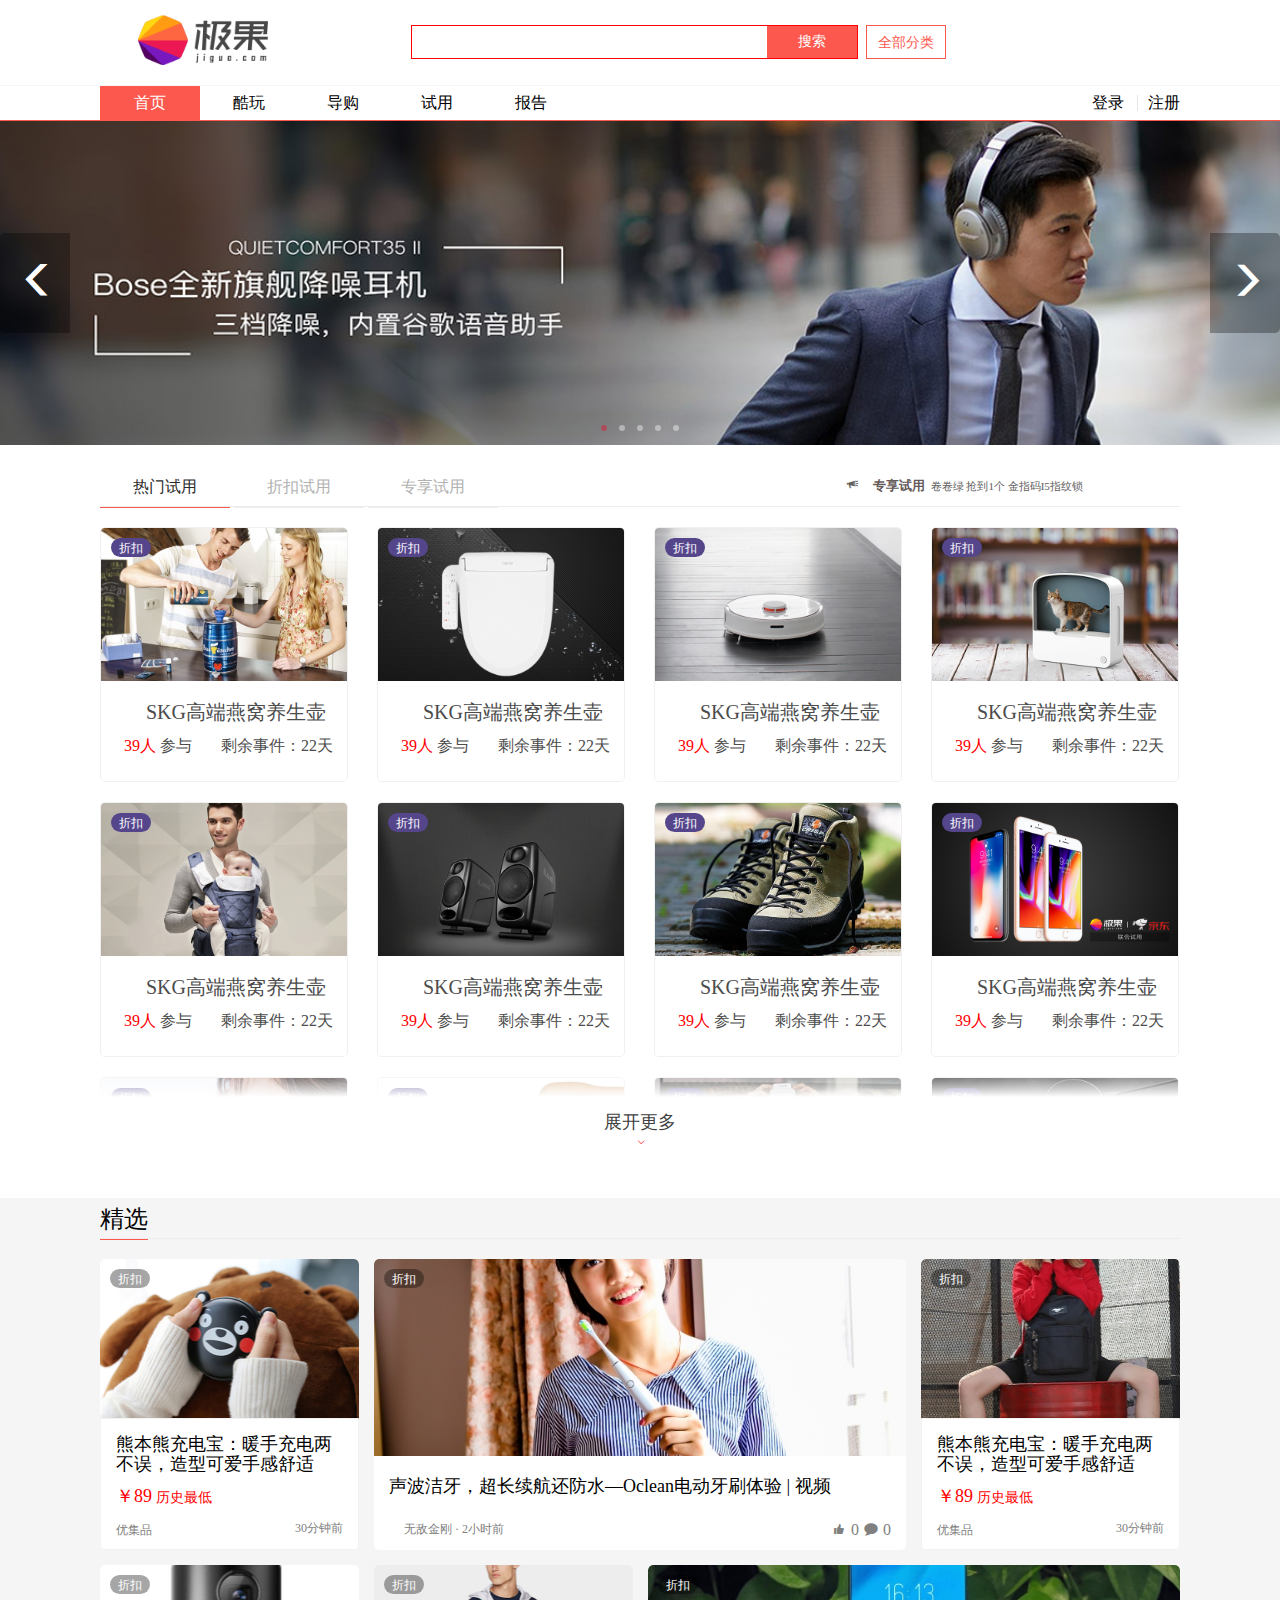
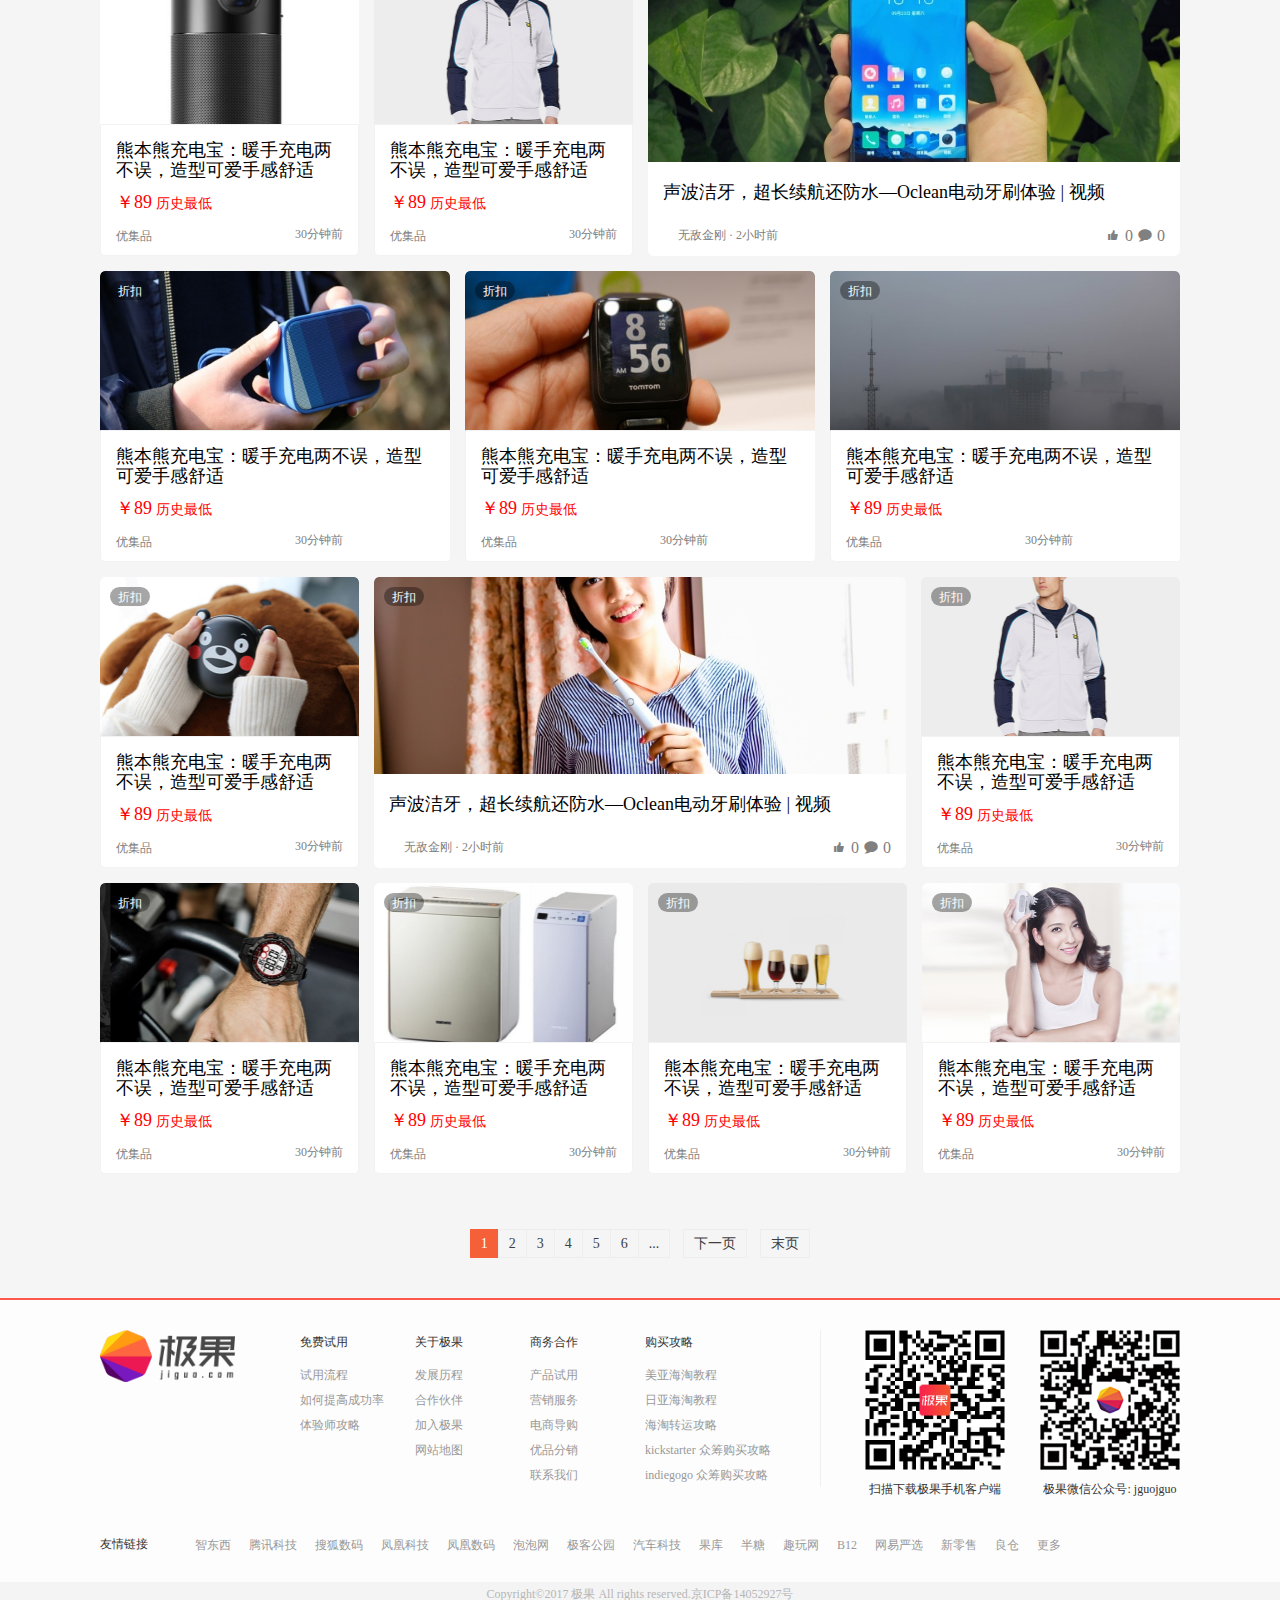
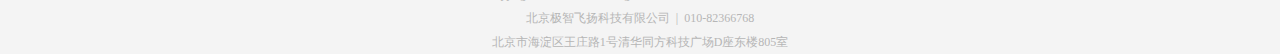
<file: 极果网项目/index.html>
<!DOCTYPE html>
<html>
	<head>
		<meta charset="UTF-8">
		<meta name="viewport" content="width=device-width,initial-scale=1">
		<title>极果网</title>
		<link rel="stylesheet" type="text/css" href="fonts/iconfont.css" />
		<link rel="stylesheet" type="text/css" href="css/mycss.css"/>
		<script src="js/jquery-1.10.2.min.js"></script>
		<script src="js/myjs.js"></script>
	</head>
	<body>
		<!--头部-->
		<header id="myheader">
			<div class="head-warp">
				<div class="logo">
					<a href="">
						<img src="jgimgs/header-logo@2x.png" class="h50" />
					</a>
				</div>
				<div class="warp-search">
					<div class="warp-search-warp">
						<form class="search-lef-sub">
							<input type="text" />
							<div class="search-lef-btn">
								<button type="submit"/>搜索</button>
							</div>
						</form>
						<div  class="warp-search-rig">
							<a href="">全部分类</a>
						</div>
					</div>
				</div>
			</div>
		</header>
		<!--导航栏-->
		<nav id="mynav">
			<div id="navwarp">
				<div class="nav-lf lf">
					<ul>
						<li class="head"><a href="">首页</a></li>
						<li><a href="">酷玩</a></li>
						<li><a href="">导购</a></li>
						<li><a href="">试用</a></li>
						<li><a href="">报告</a></li>
					</ul>
				</div>
				<div class="nav-rig rt">
					<ul>
						<li><a id="mylogin" data-toggle="modal" data-target="#mymodal" href="javascript:void(0)">登录</a></li>
						<span class="span1"></span>
						<li><a href="register.html">注册</a></li>
					</ul>
				</div>
				
			</div>
		</nav>
		<!--吸顶导航栏-->
		<nav id="XDmynav">
			<div id="XDnavwarp">
				<div class="logo lf">
					<h1>
						<a href=""><img src="jgimgs/header-logo@2x.png"/></a>
					</h1>
				</div>
				<div class="menu rt">
					<div class="menu-box">
						<div class="menu-warp lf">
							<ul>
								<li class="home"><a href="">首页</a></li>
								<li><a href="">试用</a></li>
								<li><a href="">新品</a></li>
								<li><a href="">折扣</a></li>
								<li><a href="">清单</a></li>
								<li><a href="">体验</a></li>
								<li class="tiyanshi"><a href="">体验师</a></li>
								<li class="APP">
									<a href="#" id="app-a">APP下载</a>
									<div class="app-download">
										<div class="block">
											<div class="tc">
												<img src="jgimgs/footer-erweima-1.png" alt="极果客户端二维码下载" />
												<div class="tc-info">扫描下载极果客户端</div>
											</div>
										</div>
									</div>
								</li>
								<li><a href="">行业资讯</a></li>
							</ul>
						</div>
						<div class="menu-user rt">
							<div class="serch">
								<span></span>
							</div>
							<div class="logininfo">
								<a class="login" id="mylogin2" href="javascript:void(0)">登录</a>
								<span class="span1">|</span>
								<a class="register" href="">注册</a>
							</div>
						</div>
					</div>
				</div>
			</div>
		</nav>
		<!--轮播图-->
		<div id="mybanner">
			<div class="banner">
				<div class="bd">
					<ul class="img-ul">
						<li  class="listitem">
							<div class="">
								<a href="">
									<img src="jgimgs/original.jpg" id="fis-tp"/>
								</a>
							</div>
						</li>
						<li>
							<div class="">
								<a href="">
									<img src="jgimgs/original1.jpg"/>
								</a>	
							</div>
						</li>
						<li>
							<div class="">
								<a href="">
									<img src="jgimgs/original2.jpg"/>
								</a>	
							</div>
						</li>
						<li>
							<div class="">
								<a href="">
									<img src="jgimgs/original3.jpg"/>
								</a>	
							</div>
						</li>
						<li>
							<div class="">
								<a href="">
									<img src="jgimgs/original4.jpg"/>
								</a>	
							</div>
						</li>
					</ul>
				</div>
				<div class="bt-icon">
					<ul class="b-page-con">
						<li class="on"></li>
						<li></li>
						<li></li>
						<li></li>
						<li></li>
					</ul>
				</div>
				<div class="lr-icon">
					<div class="pos-rel">
						<a id="bn-prve" href="javascript:void(0)" class="prve "><i class="iconfont icon-xiangyou1"></i></a>
					</div>
					<div class="pos-rel">
						<a id="bn-next" href="javascript:void(0)" class="next "><i class="iconfont icon-xiangzuo-copy"></i></a>
					</div>
				</div>
			</div>
		</div>
		<!--热门相关-->
		<div id="hot-relevant">
			<div class="hot-rel-warp">
				<div class="hot-top">
					<a href="" class="ft-16 on">热门试用</a>
					<i class="vertical-line"></i>
					<a href="" class="ft-16">折扣试用</a>
					<i class="vertical-line"></i>
					<a href="" class="ft-16">专享试用</a>
					<div class="rt hot-rg-top">
						<!--上下滚动广告栏-->
						<div id="Ad-column">
							<div class="rg-warp">
								<ul id="notice">
									<li><a href=""><i class="iconfont icon-icon"></i><b>专享试用</b>&nbsp;&nbsp;卷卷绿&nbsp;抢到1个&nbsp;金指码I5指纹锁</a></li>
									<li><a href=""><i class="iconfont icon-icon"></i><b>专享试用</b>&nbsp;&nbsp;龙村后生&nbsp;抢到1支&nbsp;素士X3白金升级版声波电动牙刷</a></li>
									<li><a href=""><i class="iconfont icon-icon"></i><b>专享试用</b>&nbsp;&nbsp;小蜗牛&nbsp;抢到1双&nbsp;CRISPI登山徒步鞋</a></li>
									<li><a href=""><i class="iconfont icon-icon"></i><b>专享试用</b>&nbsp;&nbsp;Floyd 抢到1个Comfort&nbsp;Revolution凝胶记忆棉枕</a></li>
								</ul>
							</div>
						</div>
					</div>
				</div>
				<!--商品信息-->
				<div class="hot-event">
					<div class="hot-event-scroll">
						<ul id="hot-event-box">
							<li>
								<a href="">
									<div class="scroll-cell">
										<div class="pos-rel img-info">
											<span class="tag">折扣</span>
											<img src="jgimgs/rm1.jpg" alt="" />
										</div>
										<div class="desc-box pos-rel">
											<div class="desc-box-bot">
												<h4>SKG高端燕窝养生壶</h4>
												<div class="e-number">
													<div class="e-number-info">
														<p class="e-apply-num lf">
															<span class="red">39人</span>
															参与
														</p>
														<p class="e-days rt">剩余事件：22天</p>
													</div>
												</div>
												<div class="e-item-hide" style="display:none;">
													<div class="e-item-hide-cell">
														<span class="gray ">
															App专享（余5台/共10台）
														</span>
														<span class="rt">
															￥209.65
														</span>
													</div>
													<div class="e-item-hide-cell">
														<span class="gray">
															免费试用（5台）
														</span>
														<span class="rt">
															34人申请
														</span>
													</div>
													<div class="e-item-hide-cell">
														<span class="gray">
															3.5折试用（未开始）
														</span>
														<span class="rt">
															￥209.65
														</span>
													</div>
													<div class="e-item-hide-cell">
														<span class="gray">
															购买
														</span>
														<span class="rt">
															￥599
														</span>
													</div>
												</div>
											</div>
										</div>
									</div>
								</a>
							</li>
							<li>
								<a href="">
									<div class="scroll-cell">
										<div class="pos-rel img-info">
											<span class="tag">折扣</span>
											<img src="jgimgs/rm2.jpg" alt="" />
										</div>
										<div class="desc-box pos-rel">
											<div class="desc-box-bot">
												<h4>SKG高端燕窝养生壶</h4>
												<div class="e-number">
													<div class="e-number-info">
														<p class="e-apply-num lf">
															<span class="red">39人</span>
															参与
														</p>
														<p class="e-days rt">剩余事件：22天</p>
													</div>
												</div>
												<div class="e-item-hide" style="display:none;">
													<div class="e-item-hide-cell">
														<span class="gray ">
															App专享（余5台/共10台）
														</span>
														<span class="rt">
															￥209.65
														</span>
													</div>
													<div class="e-item-hide-cell">
														<span class="gray">
															免费试用（5台）
														</span>
														<span class="rt">
															34人申请
														</span>
													</div>
													<div class="e-item-hide-cell">
														<span class="gray">
															3.5折试用（未开始）
														</span>
														<span class="rt">
															￥209.65
														</span>
													</div>
													<div class="e-item-hide-cell">
														<span class="gray">
															购买
														</span>
														<span class="rt">
															￥599
														</span>
													</div>
												</div>
											</div>
										</div>
									</div>
								</a>
							</li>
							<li>
								<a href="">
									<div class="scroll-cell">
										<div class="pos-rel img-info">
											<span class="tag">折扣</span>
											<img src="jgimgs/rm3.jpg" alt="" />
										</div>
										<div class="desc-box pos-rel">
											<div class="desc-box-bot">
												<h4>SKG高端燕窝养生壶</h4>
												<div class="e-number">
													<div class="e-number-info">
														<p class="e-apply-num lf">
															<span class="red">39人</span>
															参与
														</p>
														<p class="e-days rt">剩余事件：22天</p>
													</div>
												</div>
												<div class="e-item-hide" style="display:none;">
													<div class="e-item-hide-cell">
														<span class="gray ">
															App专享（余5台/共10台）
														</span>
														<span class="rt">
															￥209.65
														</span>
													</div>
													<div class="e-item-hide-cell">
														<span class="gray">
															免费试用（5台）
														</span>
														<span class="rt">
															34人申请
														</span>
													</div>
													<div class="e-item-hide-cell">
														<span class="gray">
															3.5折试用（未开始）
														</span>
														<span class="rt">
															￥209.65
														</span>
													</div>
													<div class="e-item-hide-cell">
														<span class="gray">
															购买
														</span>
														<span class="rt">
															￥599
														</span>
													</div>
												</div>
											</div>
										</div>
									</div>
								</a>
							</li>
							<li style="margin-right: 0;">
								<a href="">
									<div class="scroll-cell">
										<div class="pos-rel img-info">
											<span class="tag">折扣</span>
											<img src="jgimgs/rm4.jpg" alt="" />
										</div>
										<div class="desc-box pos-rel">
											<div class="desc-box-bot">
												<h4>SKG高端燕窝养生壶</h4>
												<div class="e-number">
													<div class="e-number-info">
														<p class="e-apply-num lf">
															<span class="red">39人</span>
															参与
														</p>
														<p class="e-days rt">剩余事件：22天</p>
													</div>
												</div>
												<div class="e-item-hide" style="display:none;">
													<div class="e-item-hide-cell">
														<span class="gray ">
															App专享（余5台/共10台）
														</span>
														<span class="rt">
															￥209.65
														</span>
													</div>
													<div class="e-item-hide-cell">
														<span class="gray">
															免费试用（5台）
														</span>
														<span class="rt">
															34人申请
														</span>
													</div>
													<div class="e-item-hide-cell">
														<span class="gray">
															3.5折试用（未开始）
														</span>
														<span class="rt">
															￥209.65
														</span>
													</div>
													<div class="e-item-hide-cell">
														<span class="gray">
															购买
														</span>
														<span class="rt">
															￥599
														</span>
													</div>
												</div>
											</div>
										</div>
									</div>
								</a>
							</li>
							<li>
								<a href="">
									<div class="scroll-cell">
										<div class="pos-rel img-info">
											<span class="tag">折扣</span>
											<img src="jgimgs/rm5.jpg" alt="" />
										</div>
										<div class="desc-box pos-rel">
											<div class="desc-box-bot">
												<h4>SKG高端燕窝养生壶</h4>
												<div class="e-number">
													<div class="e-number-info">
														<p class="e-apply-num lf">
															<span class="red">39人</span>
															参与
														</p>
														<p class="e-days rt">剩余事件：22天</p>
													</div>
												</div>
												<div class="e-item-hide" style="display:none;">
													<div class="e-item-hide-cell">
														<span class="gray ">
															App专享（余5台/共10台）
														</span>
														<span class="rt">
															￥209.65
														</span>
													</div>
													<div class="e-item-hide-cell">
														<span class="gray">
															免费试用（5台）
														</span>
														<span class="rt">
															34人申请
														</span>
													</div>
													<div class="e-item-hide-cell">
														<span class="gray">
															3.5折试用（未开始）
														</span>
														<span class="rt">
															￥209.65
														</span>
													</div>
													<div class="e-item-hide-cell">
														<span class="gray">
															购买
														</span>
														<span class="rt">
															￥599
														</span>
													</div>
												</div>
											</div>
										</div>
									</div>
								</a>
							</li>
							<li>
								<a href="">
									<div class="scroll-cell">
										<div class="pos-rel img-info">
											<span class="tag">折扣</span>
											<img src="jgimgs/rm6.jpg" alt="" />
										</div>
										<div class="desc-box pos-rel">
											<div class="desc-box-bot">
												<h4>SKG高端燕窝养生壶</h4>
												<div class="e-number">
													<div class="e-number-info">
														<p class="e-apply-num lf">
															<span class="red">39人</span>
															参与
														</p>
														<p class="e-days rt">剩余事件：22天</p>
													</div>
												</div>
												<div class="e-item-hide" style="display:none;">
													<div class="e-item-hide-cell">
														<span class="gray ">
															App专享（余5台/共10台）
														</span>
														<span class="rt">
															￥209.65
														</span>
													</div>
													<div class="e-item-hide-cell">
														<span class="gray">
															免费试用（5台）
														</span>
														<span class="rt">
															34人申请
														</span>
													</div>
													<div class="e-item-hide-cell">
														<span class="gray">
															3.5折试用（未开始）
														</span>
														<span class="rt">
															￥209.65
														</span>
													</div>
													<div class="e-item-hide-cell">
														<span class="gray">
															购买
														</span>
														<span class="rt">
															￥599
														</span>
													</div>
												</div>
											</div>
										</div>
									</div>
								</a>
							</li>
							<li>
								<a href="">
									<div class="scroll-cell">
										<div class="pos-rel img-info">
											<span class="tag">折扣</span>
											<img src="jgimgs/rm7.jpg" alt="" />
										</div>
										<div class="desc-box pos-rel">
											<div class="desc-box-bot">
												<h4>SKG高端燕窝养生壶</h4>
												<div class="e-number">
													<div class="e-number-info">
														<p class="e-apply-num lf">
															<span class="red">39人</span>
															参与
														</p>
														<p class="e-days rt">剩余事件：22天</p>
													</div>
												</div>
												<div class="e-item-hide" style="display:none;">
													<div class="e-item-hide-cell">
														<span class="gray ">
															App专享（余5台/共10台）
														</span>
														<span class="rt">
															￥209.65
														</span>
													</div>
													<div class="e-item-hide-cell">
														<span class="gray">
															免费试用（5台）
														</span>
														<span class="rt">
															34人申请
														</span>
													</div>
													<div class="e-item-hide-cell">
														<span class="gray">
															3.5折试用（未开始）
														</span>
														<span class="rt">
															￥209.65
														</span>
													</div>
													<div class="e-item-hide-cell">
														<span class="gray">
															购买
														</span>
														<span class="rt">
															￥599
														</span>
													</div>
												</div>
											</div>
										</div>
									</div>
								</a>
							</li>
							<li style="margin-right: 0;">
								<a href="">
									<div class="scroll-cell">
										<div class="pos-rel img-info">
											<span class="tag">折扣</span>
											<img src="jgimgs/rm8.jpg" alt="" />
										</div>
										<div class="desc-box pos-rel">
											<div class="desc-box-bot">
												<h4>SKG高端燕窝养生壶</h4>
												<div class="e-number">
													<div class="e-number-info">
														<p class="e-apply-num lf">
															<span class="red">39人</span>
															参与
														</p>
														<p class="e-days rt">剩余事件：22天</p>
													</div>
												</div>
												<div class="e-item-hide" style="display:none;">
													<div class="e-item-hide-cell">
														<span class="gray ">
															App专享（余5台/共10台）
														</span>
														<span class="rt">
															￥209.65
														</span>
													</div>
													<div class="e-item-hide-cell">
														<span class="gray">
															免费试用（5台）
														</span>
														<span class="rt">
															34人申请
														</span>
													</div>
													<div class="e-item-hide-cell">
														<span class="gray">
															3.5折试用（未开始）
														</span>
														<span class="rt">
															￥209.65
														</span>
													</div>
													<div class="e-item-hide-cell">
														<span class="gray">
															购买
														</span>
														<span class="rt">
															￥599
														</span>
													</div>
												</div>
											</div>
										</div>
									</div>
								</a>
							</li>
							<li>
								<a href="">
									<div class="scroll-cell">
										<div class="pos-rel img-info">
											<span class="tag">折扣</span>
											<img src="jgimgs/rm9.jpg" alt="" />
										</div>
										<div class="desc-box pos-rel">
											<div class="desc-box-bot">
												<h4>SKG高端燕窝养生壶</h4>
												<div class="e-number">
													<div class="e-number-info">
														<p class="e-apply-num lf">
															<span class="red">39人</span>
															参与
														</p>
														<p class="e-days rt">剩余事件：22天</p>
													</div>
												</div>
												<div class="e-item-hide" style="display:none;">
													<div class="e-item-hide-cell">
														<span class="gray ">
															App专享（余5台/共10台）
														</span>
														<span class="rt">
															￥209.65
														</span>
													</div>
													<div class="e-item-hide-cell">
														<span class="gray">
															免费试用（5台）
														</span>
														<span class="rt">
															34人申请
														</span>
													</div>
													<div class="e-item-hide-cell">
														<span class="gray">
															3.5折试用（未开始）
														</span>
														<span class="rt">
															￥209.65
														</span>
													</div>
													<div class="e-item-hide-cell">
														<span class="gray">
															购买
														</span>
														<span class="rt">
															￥599
														</span>
													</div>
												</div>
											</div>
										</div>
									</div>
								</a>
							</li>
							<li>
								<a href="">
									<div class="scroll-cell">
										<div class="pos-rel img-info">
											<span class="tag">折扣</span>
											<img src="jgimgs/rm10.jpg" alt="" />
										</div>
										<div class="desc-box pos-rel">
											<div class="desc-box-bot">
												<h4>SKG高端燕窝养生壶</h4>
												<div class="e-number">
													<div class="e-number-info">
														<p class="e-apply-num lf">
															<span class="red">39人</span>
															参与
														</p>
														<p class="e-days rt">剩余事件：22天</p>
													</div>
												</div>
												<div class="e-item-hide" style="display:none;">
													<div class="e-item-hide-cell">
														<span class="gray ">
															App专享（余5台/共10台）
														</span>
														<span class="rt">
															￥209.65
														</span>
													</div>
													<div class="e-item-hide-cell">
														<span class="gray">
															免费试用（5台）
														</span>
														<span class="rt">
															34人申请
														</span>
													</div>
													<div class="e-item-hide-cell">
														<span class="gray">
															3.5折试用（未开始）
														</span>
														<span class="rt">
															￥209.65
														</span>
													</div>
													<div class="e-item-hide-cell">
														<span class="gray">
															购买
														</span>
														<span class="rt">
															￥599
														</span>
													</div>
												</div>
											</div>
										</div>
									</div>
								</a>
							</li>
							<li>
								<a href="">
									<div class="scroll-cell">
										<div class="pos-rel img-info">
											<span class="tag">折扣</span>
											<img src="jgimgs/rm11.jpg" alt="" />
										</div>
										<div class="desc-box pos-rel">
											<div class="desc-box-bot">
												<h4>SKG高端燕窝养生壶</h4>
												<div class="e-number">
													<div class="e-number-info">
														<p class="e-apply-num lf">
															<span class="red">39人</span>
															参与
														</p>
														<p class="e-days rt">剩余事件：22天</p>
													</div>
												</div>
												<div class="e-item-hide" style="display:none;">
													<div class="e-item-hide-cell">
														<span class="gray ">
															App专享（余5台/共10台）
														</span>
														<span class="rt">
															￥209.65
														</span>
													</div>
													<div class="e-item-hide-cell">
														<span class="gray">
															免费试用（5台）
														</span>
														<span class="rt">
															34人申请
														</span>
													</div>
													<div class="e-item-hide-cell">
														<span class="gray">
															3.5折试用（未开始）
														</span>
														<span class="rt">
															￥209.65
														</span>
													</div>
													<div class="e-item-hide-cell">
														<span class="gray">
															购买
														</span>
														<span class="rt">
															￥599
														</span>
													</div>
												</div>
											</div>
										</div>
									</div>
								</a>
							</li>
							<li style="margin-right: 0;">
								<a href="">
									<div class="scroll-cell">
										<div class="pos-rel img-info">
											<span class="tag">折扣</span>
											<img src="jgimgs/rm12.jpg" alt="" />
										</div>
										<div class="desc-box pos-rel">
											<div class="desc-box-bot">
												<h4>SKG高端燕窝养生壶</h4>
												<div class="e-number">
													<div class="e-number-info">
														<p class="e-apply-num lf">
															<span class="red">39人</span>
															参与
														</p>
														<p class="e-days rt">剩余事件：22天</p>
													</div>
												</div>
												<div class="e-item-hide" style="display:none;">
													<div class="e-item-hide-cell">
														<span class="gray ">
															App专享（余5台/共10台）
														</span>
														<span class="rt">
															￥209.65
														</span>
													</div>
													<div class="e-item-hide-cell">
														<span class="gray">
															免费试用（5台）
														</span>
														<span class="rt">
															34人申请
														</span>
													</div>
													<div class="e-item-hide-cell">
														<span class="gray">
															3.5折试用（未开始）
														</span>
														<span class="rt">
															￥209.65
														</span>
													</div>
													<div class="e-item-hide-cell">
														<span class="gray">
															购买
														</span>
														<span class="rt">
															￥599
														</span>
													</div>
												</div>
											</div>
										</div>
									</div>
								</a>
							</li>
						</ul>
						<div class="load-hot-warp" id="myclick">
							<div class="load-boxshandow"></div>
							<div href="" id="myclick">
								<span>展开更多</span>
								<i class="iconfont icon-xialajiantou"></i>
							</div>
						</div>
					</div>
				</div>
				<div class="discount-event"></div>
				<div class="vip-event"></div>
			</div>
		</div>
		<!--精选-->
		<div id="Selected">
			<div class="Selected-warp">
				<div class="Selected-warp-top">
					<h3 class="lf">精选</h3>
				</div>
				<div class="Selected-event-warp">
					<div class="Sl-ev-wp-content">
						<ul class="respond">
							<!--折扣-->
							<li>
								<a href="">
									<div class="choice-img-box">
										<img src="jgimgs/6401.jpg"/>
									</div>
									<div class="desc-box">
										<div class="ft-18 goods-info">熊本熊充电宝：暖手充电两不误，造型可爱手感舒适</div>
										<div class="favourable">
											<span class="red ft-18">￥89</span>
											<span class="red ft-14">历史最低</span>
										</div>
										<div class="d-number">
											<span class="gray ft-12">优集品</span>
											<span class="gray ft-12 rt">30分钟前</span>
										</div>
									</div>
									<span class="tag">折扣</span>
								</a>
							</li>
							<!--体验-->							
							<li class="medium">
								<a href="">
									<div class="choice-img-box">
										<img src="jgimgs/6402.jpg"/>
									</div>
									<div class="desc-box pos-abs">
									<div class="desc-box-inner">
										<div class="d-title ft-18">声波洁牙，超长续航还防水—Oclean电动牙刷体验 | 视频</div>
										<div class="a-user-info">
											<span class="gray ft-12 lf username">无敌金刚 · 2小时前</span>
											<div class="query-num rt">
												<span class="gray"><i class="iconfont icon-dianzan1"></i> 0</span>
												<span class="gray"><i class="iconfont icon-xiaoxi01"></i> 0</span>
											</div>
										</div>
									</div>
								</div>
								<span class="tag">折扣</span>
							</a>
							</li>
							<!--折扣121-->
							<li class="mr0">
							<a href="">
								<div class="choice-img-box">
									<img src="jgimgs/6403.jpg"/>
								</div>
								<div class="desc-box">
									<div class="ft-18 goods-info">熊本熊充电宝：暖手充电两不误，造型可爱手感舒适</div>
									<div class="favourable">
										<span class="red ft-18">￥89</span>
										<span class="red ft-14">历史最低</span>
									</div>
									<div class="d-number">
										<span class="gray ft-12">优集品</span>
										<span class="gray ft-12 rt">30分钟前</span>
									</div>
								</div>
								<span class="tag">折扣</span>
							</a>
							</li>
							<!--折扣-->
							<li>
							<a href="">
								<div class="choice-img-box">
									<img src="jgimgs/6404.jpg"/>
								</div>
								<div class="desc-box">
									<div class="ft-18 goods-info">熊本熊充电宝：暖手充电两不误，造型可爱手感舒适</div>
									<div class="favourable">
										<span class="red ft-18">￥89</span>
										<span class="red ft-14">历史最低</span>
									</div>
									<div class="d-number">
										<span class="gray ft-12">优集品</span>
										<span class="gray ft-12 rt">30分钟前</span>
									</div>
								</div>
								<span class="tag">折扣</span>
							</a>
							</li>
							<!--折扣-->
							<li>
							<a href="">
								<div class="choice-img-box">
									<img src="jgimgs/6405.jpg"/>
								</div>
								<div class="desc-box">
									<div class="ft-18 goods-info">熊本熊充电宝：暖手充电两不误，造型可爱手感舒适</div>
									<div class="favourable">
										<span class="red ft-18">￥89</span>
										<span class="red ft-14">历史最低</span>
									</div>
									<div class="d-number">
										<span class="gray ft-12">优集品</span>
										<span class="gray ft-12 rt">30分钟前</span>
									</div>
								</div>
								<span class="tag">折扣</span>
							</a>
							</li>
							<!--体验-->							
							<li class="medium mr0">
										<a href="">
											<div class="choice-img-box">
												<img src="jgimgs/6406.jpg"/>
											</div>
											<div class="desc-box pos-abs">
												<div class="desc-box-inner">
													<div class="d-title ft-18">声波洁牙，超长续航还防水—Oclean电动牙刷体验 | 视频</div>
													<div class="a-user-info">
														<span class="gray ft-12 lf username">无敌金刚 · 2小时前</span>
														<div class="query-num rt">
															<span class="gray"><i class="iconfont icon-dianzan1"></i> 0</span>
															<span class="gray"><i class="iconfont icon-xiaoxi01"></i> 0</span>
														</div>
													</div>
												</div>
											</div>
											<span class="tag">折扣</span>
										</a>
							</li>
							<!--折扣-->
							<li class="minw350">
							<a href="">
								<div class="choice-img-box">
									<img src="jgimgs/6407.jpg"/>
								</div>
								<div class="desc-box">
									<div class="ft-18 goods-info">熊本熊充电宝：暖手充电两不误，造型可爱手感舒适</div>
									<div class="favourable">
										<span class="red ft-18">￥89</span>
										<span class="red ft-14">历史最低</span>
									</div>
									<div class="d-number">
										<span class="gray ft-12">优集品</span>
										<span class="gray ft-12 rt">30分钟前</span>
									</div>
								</div>
								<span class="tag">折扣</span>
							</a>
							</li>
							<!--折扣-->
							<li class="minw350">
							<a href="">
								<div class="choice-img-box">
									<img src="jgimgs/6408.jpg"/>
								</div>
								<div class="desc-box">
									<div class="ft-18 goods-info">熊本熊充电宝：暖手充电两不误，造型可爱手感舒适</div>
									<div class="favourable">
										<span class="red ft-18">￥89</span>
										<span class="red ft-14">历史最低</span>
									</div>
									<div class="d-number">
										<span class="gray ft-12">优集品</span>
										<span class="gray ft-12 rt">30分钟前</span>
									</div>
								</div>
								<span class="tag">折扣</span>
							</a>
							</li>
							<!--折扣-->
							<li class="mr0 minw350">
							<a href="">
								<div class="choice-img-box">
									<img src="jgimgs/6409.jpg"/>
								</div>
								<div class="desc-box">
									<div class="ft-18 goods-info">熊本熊充电宝：暖手充电两不误，造型可爱手感舒适</div>
									<div class="favourable">
										<span class="red ft-18">￥89</span>
										<span class="red ft-14">历史最低</span>
									</div>
									<div class="d-number">
										<span class="gray ft-12">优集品</span>
										<span class="gray ft-12 rt">30分钟前</span>
									</div>
								</div>
								<span class="tag">折扣</span>
							</a>
							</li>
							<!--折扣-->
							<li>
							<a href="">
								<div class="choice-img-box">
									<img src="jgimgs/6401.jpg"/>
								</div>
								<div class="desc-box">
									<div class="ft-18 goods-info">熊本熊充电宝：暖手充电两不误，造型可爱手感舒适</div>
									<div class="favourable">
										<span class="red ft-18">￥89</span>
										<span class="red ft-14">历史最低</span>
									</div>
									<div class="d-number">
										<span class="gray ft-12">优集品</span>
										<span class="gray ft-12 rt">30分钟前</span>
									</div>
								</div>
								<span class="tag">折扣</span>
							</a>
							</li>
							<!--体验-->							
							<li class="medium">
							<a href="">
								<div class="choice-img-box">
									<img src="jgimgs/6402.jpg"/>
							
								</div>
									<div class="desc-box pos-abs">
										<div class="desc-box-inner">
											<div class="d-title ft-18">声波洁牙，超长续航还防水—Oclean电动牙刷体验 | 视频</div>
											<div class="a-user-info">
												<span class="gray ft-12 lf username">无敌金刚 · 2小时前</span>
												<div class="query-num rt">
													<span class="gray"><i class="iconfont icon-dianzan1"></i> 0</span>
													<span class="gray"><i class="iconfont icon-xiaoxi01"></i> 0</span>
												</div>
											</div>
										</div>
									</div>
									<span class="tag">折扣</span>
								</a>
							</li>	
							<!--折扣-->
							<li class="mr0">
								<a href="">
									<div class="choice-img-box">
										<img src="jgimgs/6405.jpg"/>
									</div>
									<div class="desc-box">
										<div class="ft-18 goods-info">熊本熊充电宝：暖手充电两不误，造型可爱手感舒适</div>
										<div class="favourable">
											<span class="red ft-18">￥89</span>
											<span class="red ft-14">历史最低</span>
										</div>
										<div class="d-number">
											<span class="gray ft-12">优集品</span>
											<span class="gray ft-12 rt">30分钟前</span>
										</div>
									</div>
									<span class="tag">折扣</span>
								</a>
							</li>
							<!--折扣-->
							<li>
								<a href="">
									<div class="choice-img-box">
										<img src="jgimgs/6411.jpg"/>
									</div>
									<div class="desc-box">
										<div class="ft-18 goods-info">熊本熊充电宝：暖手充电两不误，造型可爱手感舒适</div>
										<div class="favourable">
											<span class="red ft-18">￥89</span>
											<span class="red ft-14">历史最低</span>
										</div>
										<div class="d-number">
											<span class="gray ft-12">优集品</span>
											<span class="gray ft-12 rt">30分钟前</span>
										</div>
									</div>
									<span class="tag">折扣</span>
								</a>
							</li>
							<!--折扣-->
							<li>
								<a href="">
									<div class="choice-img-box">
										<img src="jgimgs/6412.jpg"/>
									</div>
									<div class="desc-box">
										<div class="ft-18 goods-info">熊本熊充电宝：暖手充电两不误，造型可爱手感舒适</div>
										<div class="favourable">
											<span class="red ft-18">￥89</span>
											<span class="red ft-14">历史最低</span>
										</div>
										<div class="d-number">
											<span class="gray ft-12">优集品</span>
											<span class="gray ft-12 rt">30分钟前</span>
										</div>
									</div>
									<span class="tag">折扣</span>
								</a>
							</li>
							<!--折扣-->
							<li>
								<a href="">
									<div class="choice-img-box">
										<img src="jgimgs/6413.jpg"/>
									</div>
									<div class="desc-box">
										<div class="ft-18 goods-info">熊本熊充电宝：暖手充电两不误，造型可爱手感舒适</div>
										<div class="favourable">
											<span class="red ft-18">￥89</span>
											<span class="red ft-14">历史最低</span>
										</div>
										<div class="d-number">
											<span class="gray ft-12">优集品</span>
											<span class="gray ft-12 rt">30分钟前</span>
										</div>
									</div>
									<span class="tag">折扣</span>
								</a>
							</li>
							<!--折扣-->
							<li class="mr0 wd258">
								<a href="">
									<div class="choice-img-box">
										<img src="jgimgs/6414.jpg"/>
									</div>
									<div class="desc-box">
										<div class="ft-18 goods-info">熊本熊充电宝：暖手充电两不误，造型可爱手感舒适</div>
										<div class="favourable">
											<span class="red ft-18">￥89</span>
											<span class="red ft-14">历史最低</span>
										</div>
										<div class="d-number">
											<span class="gray ft-12">优集品</span>
											<span class="gray ft-12 rt">30分钟前</span>
										</div>
									</div>
									<span class="tag">折扣</span>
								</a>
							</li>
						</ul>
					</div>
					<!--精选底部-->
					<div class="page-box">
						<ul>
							<li class="frist hidden">
								<a href="">首页</a>
							</li>
							<li class="prev hidden">
								<a href="">上一页</a>
							</li>
							<li class="page active">
								<a href="">1</a>
							</li>
							<li class="page">
								<a href="">2</a>
							</li>
							<li class="page">
								<a href="">3</a>
							</li>
							<li class="page">
								<a href="">4</a>
							</li>
							<li class="page">
								<a href="">5</a>
							</li>
							<li class="page">
								<a href="">6</a>
							</li>
							<li class="morepage">
								<a href="">...</a>
							</li>
							<li class="next"><a href="">下一页</a></li>
							<li class="last"><a href="">末页</a></li>
						</ul>
					</div>
				</div>
			</div>
		</div>
		<!--右边侧边条-->
		<div id="ri-warp">
			<a href="">
				<div class="query-spend-box">
					<i class="call-i iconfont icon-dianhua"></i>
					<div class="call-info">
						<p class="ft-16 call-number">400-000-0000</p>
						<p class="ft-12 call-time">周一到周五 10:00-19:00</p>
					</div>
				</div>
			</a>
			<a href="">
				<div class="query-spend-box">
					<i class="wx-i iconfont icon-weixin"></i>
					<div class="wx-info query-content">
						<div class="wx-erweima"><img src="jgimgs/footer-erweima-2@2x.png" alt="" /></div>
						<p class="ft-12 wx-txt">极果平平微信：jiguopp</p>
					</div>
				</div>
			</a>
			<a href="">
				<div class="query-spend-box">
					<i class="fk-i iconfont icon-yijianfankui"></i>
				</div>
			</a>
			<a href="#">
				<div class="query-spend-box query-top" >
					<i class="jt-i iconfont icon-zhidingjiantou" id="query-top"></i>
				</div>
			</a>
		</div>	
		<!--底部开始-->
		<footer>
			<div class="overhid main">
				<div class="company-desc">
					<div class="logo lf">
						<a href=""><img src="jgimgs/header-logo@2x.png"/></a>
					</div>
					<div class="list-item lf">
						<div class="dl-map clear">
		                    <dl>
		                        <dt>免费试用</dt>
		                        <dd><a href="">试用流程</a></dd>
		                        <dd><a href="">如何提高成功率</a></dd>
		                        <dd><a href="">体验师攻略</a></dd>
		                    </dl>
		                    <dl>
		                        <dt>关于极果</dt>
		                        <dd><a href="" target="">发展历程</a></dd>
		                        <dd><a href="" target="">合作伙伴</a></dd>
		                        <dd><a href="" target="">加入极果</a></dd>
		                        <dd><a href="" target="">网站地图</a></dd>
		                    </dl>
		                    <dl>
		                        <dt>商务合作</dt>
		                        <dd><a href="" target="">产品试用</a></dd>
		                        <dd><a href="" target="">营销服务</a></dd>
		                        <dd><a href="" target="">电商导购</a></dd>
		                        <dd><a href="" target="">优品分销</a></dd>
		                        <dd><a href="" target="">联系我们</a></dd>
		                    </dl>
		                    <dl>
		                        <dt>购买攻略</dt>
		
		                        <dd><a href="" target="">美亚海淘教程</a></dd>
		                        <dd><a href="" target="">日亚海淘教程</a></dd>
		                        <dd><a href="" target="">海淘转运攻略</a></dd>
		                        <dd><a href="" target="">kickstarter 众筹购买攻略</a></dd>
		                        <dd><a href="" target="">indiegogo 众筹购买攻略</a></dd>
		                    </dl>
		                </div>
					</div>
					<div class="footer-erweima rt">
						<div class="footer-erweima-1">
							<img src="jgimgs/footer-erweima-1.png"/>
							<span>扫描下载极果手机客户端</span>
						</div>
						<div class="footer-erweima-2">
							<img src="jgimgs/footer-erweima-2@2x.png"/>
							<span>极果微信公众号: jguojguo</span>
						</div>
					</div>
				</div>
			</div>
			<div class="friendly-link main">
				<div class="lf friend-link-title">友情链接</div>
				<div class="rt friend-link-box">
					<dl class="t4">
		                <a href="http://www.zhidx.com" target="_blank">智东西</a>
		<!--                <a href="http://it.sohu.com" target="_blank">搜狐IT</a>-->
		                <a href="http://tech.qq.com/" target="_blank">腾讯科技</a>
		                <a href="http://digi.it.sohu.com" target="_blank">搜狐数码</a>
		                <a href="http://tech.ifeng.com" target="_blank">凤凰科技</a>
		                <a href="http://digi.ifeng.com" target="_blank">凤凰数码</a>
		                <a href="http://www.pcpop.com" target="_blank">泡泡网</a>
		                <a href="http://www.geekpark.net/" target="_blank">极客公园</a>
		                <a href="http://www.autotech.cn/" target="_blank">汽车科技</a>
		                <a href="http://www.guoku.com/" target="_blank">果库</a>
		<!--                <a href="http://www.imobile.com.cn/" target="_blank">手机之家</a>-->
		                <a href="http://www.ibantang.com/" target="_blank">半糖</a>
		                <a href="http://www.quwan.com/" target="_blank">趣玩网</a>
		                <a href="http://www.b12.cn" target="_blank">B12</a>
		                <a href="http://you.163.com/?from=web_in_yl" target="_blank">网易严选</a>
		                <a href="http://www.iyiou.com/i/lingshou" target="_blank">新零售</a>
		                <a href="http://www.iliangcang.com/" target="_blank">良仓</a>
		                <a href="/html/hzhb.html#yqlj" target="_blank">更多</a>
		            </dl>
				</div>
			</div>
			<div class="footer-botoom">
				<p>Copyright©2017&nbsp;极果&nbsp;All&nbsp;rights&nbsp;reserved.京ICP备14052927号</p>
				<p>北京极智飞扬科技有限公司&nbsp;&nbsp;|&nbsp;&nbsp;010-82366768</p>
				<p>北京市海淀区王庄路1号清华同方科技广场D座东楼805室</p>
			</div>
		</footer>
		<!--登录弹出窗-->
		<div class="layer-shade layer"></div>
		<div class="login-layer layer">
			<div class="close-icon iconfont icon-guanbi"></div>
			<div class="dialog-warp">
				<div class="dialog-inner">
					<div class="lf dialog-input">
						<div class="dialog-title">极果账号登录</div>
						<div class="dialog-input-body">
		                    <div class="dialog-input-arrow">
		                        <label class="icon-input">
		                        	<i class="iconfont icon-sjh-copy"></i>
		                        	<input class="tel" data-login-username="" type="text" placeholder="手机号">
		                        </label>
		                    </div>
		                    <div class="dialog-input-arrow">
		                        <label class="icon-input">
		                        	<i class="iconfont icon-suo"></i>
		                        	<input class="pass" data-login-password="" type="password" placeholder="密码">
		                        </label>
		                    </div>
		                    <div class="dialog-login-query mt-20">
		                        <label><i class="icon icon-lock"></i><input type="checkbox" value="1" data-login-auto="">下次自动登录</label>
		                        <div class="rt">
		                            <a class="btn" id="window-login-submit" href="javascript:;">登录</a>
		                        </div>
		                    </div>
		                    <div class="dialog-register-query">
		                        <a href="register.html" target="_blank">注册新账号</a>
		                        <a href="passwd.html" target="_blank" class="rt">忘记密码？</a>
		                    </div>
		                    <div id="layer">
								<p>你输入的手机号尚未注册，请点击立即注册！</p>
							</div>
							<div id="t-non-empty">账号不能为空</div>
							<div id="p-non-empty">密码不能为空</div>
		                </div>
					</div>
					<div class="rt dialog-other">
						<div class="dialog-top-tips">社交网络账号</div>
						<div class="dialog-erweima">
							<img src="jgimgs/wx.PNG" alt="" />
						</div>
						<div class="dialog-other-type">
							<div class="small-icon">
								<span class="iconfont icon-weibo">微博</span>
								<i></i>
								<span class="iconfont icon-qq1">QQ</span>
							</div>
						</div>
					</div>
				</div>
			</div>
		</div>
		<style type="text/css">
			#layer{
				width: 400px;
				height: 50px;
				background-color:rgba(0,0,0,.6)!important;
				position:absolute;
				left:50%;
				top:50%;
				margin-top:-25px;
				margin-left:-200px;
				z-index: 20171014;
				text-align: center;
				border-radius: 5px;
				display: none;
			}
			#layer p{
				color: #fff;
				margin: 12px auto;
			}
			#t-non-empty{
				width: 100px;
				height: 25px;
				position: absolute;
				top: 24%;
				left:55%;
				color: red;
				z-index: 20171015;
				display: none;
			}
			#p-non-empty{
				width: 100px;
				height: 25px;
				position: absolute;
				top: 40%;
				left:55%;
				color: red;
				z-index: 20171015;
				display: none;
			}
		</style>
		
	</body>
</html>
</file>
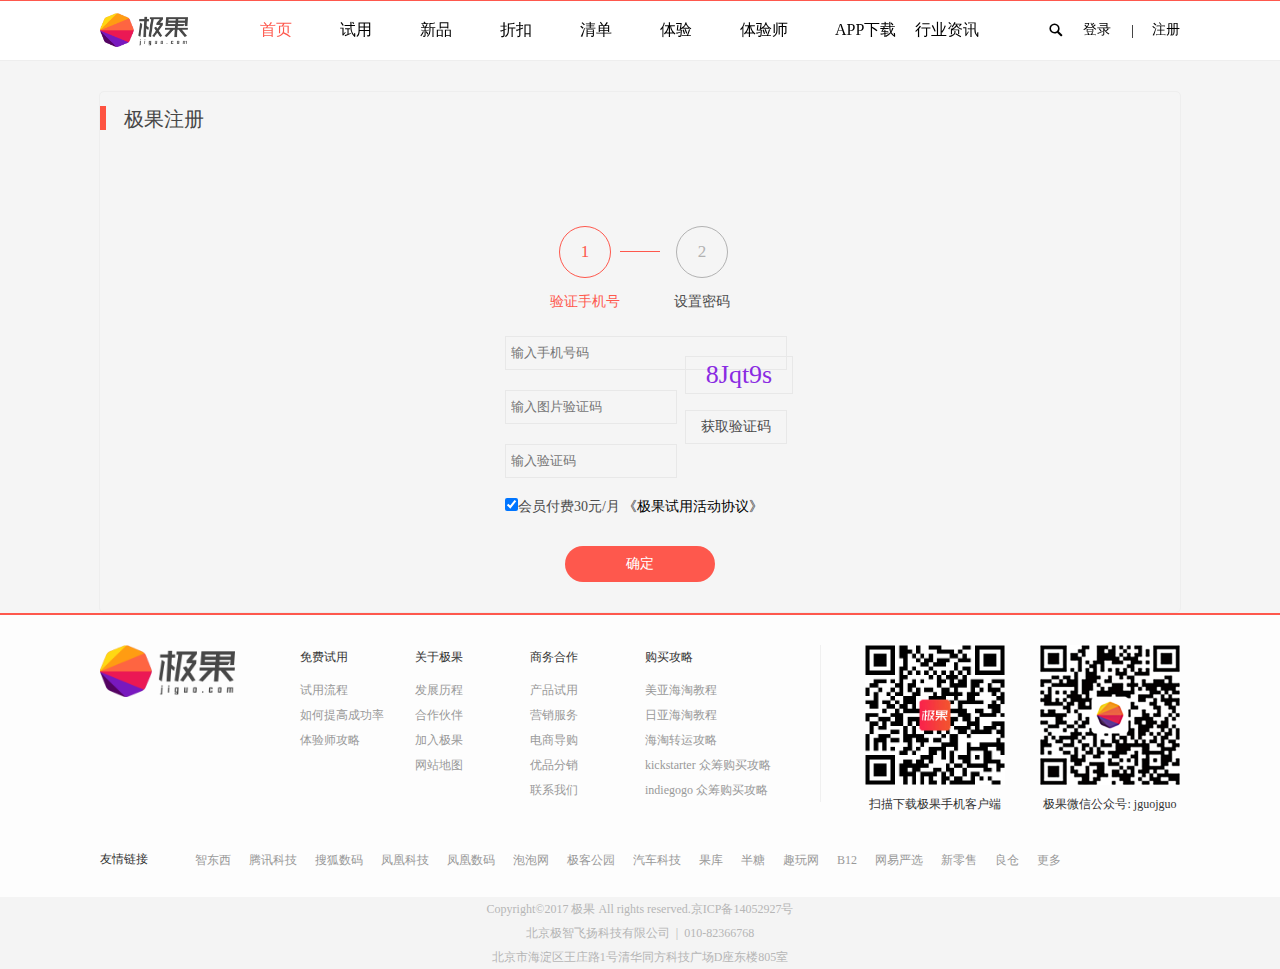
<file: 极果网项目/register.html>
<!DOCTYPE html>
<html>
	<head>
		<meta charset="UTF-8">
		<title>极果注册</title>
		<style>
		</style>
		<link rel="stylesheet" href="css/register.css" />
		<link rel="stylesheet" href="fonts/iconfont.css" />
		<script src="js/myjs2.js"></script>
	</head>
	<body onload="createCode()">
		<!--置顶导航-->
		<nav id="XDmynav" class="header-move">
			<div id="XDnavwarp">
				<div class="logo lf">
					<h1>
						<a href=""><img src="jgimgs/header-logo@2x.png"></a>
					</h1>
				</div>
				<div class="menu rt">
					<div class="menu-box">
						<div class="menu-warp lf">
							<ul>
								<li class="home"><a href="">首页</a></li>
								<li><a href="">试用</a></li>
								<li><a href="">新品</a></li>
								<li><a href="">折扣</a></li>
								<li><a href="">清单</a></li>
								<li><a href="">体验</a></li>
								<li class="tiyanshi"><a href="">体验师</a></li>
								<li class="APP"><a href="">APP下载</a></li>
								<li><a href="">行业资讯</a></li>
							</ul>
						</div>
						<div class="menu-user rt">
							<div class="serch">
								<span></span>
							</div>
							<div class="logininfo">
								<i class="iconfont icon-weibiaoti--"></i>
								<a class="login" href="">登录</a>
								<span class="span1">|</span>
								<a class="register" href="">注册</a>
							</div>
						</div>
					</div>
				</div>
			</div>
		</nav>
		<!--中间内容开始-->
		<div id="register-content">
			<div class="main register-body">
				<div class="user-info">
					<div class="info-title">
						<h2><i></i>极果注册</h2>
					</div>
					<div class="user-bind-phone">
						<div class="bind-title">
							<ul class="clear">
								<li class="lf on">
									<div class="circular">1</div>
									<div class="tips">验证手机号</div>
								</li>
								<i></i>
								<li class="rt">
		                            <div class="circular">2</div>
		                            <div class="tips">设置密码</div>
		                        </li>
							</ul>
						</div>
						<div class="bind-yes-use">
							<ul>
		                        <li>
		                            <div class="unbind-phone-cell">
		                                <label><input data-tel="" type="text" placeholder="输入手机号码"></label>
		                            </div>
		                        </li>
		                        <li>
		                            <div class="unbind-phone-cell">
		                                <label>
		                                    <input data-img-code="" class="w-160" type="text" placeholder="输入图片验证码">
		                                    <div class="code" id="checkCode" onclick="createCode()">
		                                        <!--<img data-register-img-code="" src="/mb/api/validatecode.html" class="cp">-->
		                                    </div>
		                                </label>
		                            </div>
		                        </li>
		                        <li>
		                            <div class="unbind-phone-cell">
		                                <label>
		                                    <input data-phone-code="" class="w-160" type="text" placeholder="输入验证码">
		                                    <div class="right-box getcode cp">获取验证码</div>
		                                </label>
		
		                            </div>
		                        </li>
		                        <li>
		                            <div class="unbind-phone-cell tc">
		                                <label class="cp">
		                                    <input data-vip-code="" class="mr5 cp" style="width: auto" type="checkbox" checked="" value="1">会员付费30元/月
		                                    <a class="blue" href="/html/useragreement" target="_blank">《极果试用活动协议》</a>
		                                </label>
		                            </div>
		                        </li>
		                    </ul>
						</div>
						<div class="use-table-cell">
							<div class="user-item-cell">
		                        <div class="save-warp">
		                            <a class="btn">确定</a>
		                        </div>
		                    </div>
						</div>
					</div>
				</div>
			</div>
		</div>	
		<!--底部开始-->
		<footer>
			<div class="overhid main">
				<div class="company-desc">
					<div class="logo lf">
						<a href=""><img src="jgimgs/header-logo@2x.png"/></a>
					</div>
					<div class="list-item lf">
						<div class="dl-map clear">
		                    <dl>
		                        <dt>免费试用</dt>
		                        <dd><a href="">试用流程</a></dd>
		                        <dd><a href="">如何提高成功率</a></dd>
		                        <dd><a href="">体验师攻略</a></dd>
		                    </dl>
		                    <dl>
		                        <dt>关于极果</dt>
		                        <dd><a href="" target="">发展历程</a></dd>
		                        <dd><a href="" target="">合作伙伴</a></dd>
		                        <dd><a href="" target="">加入极果</a></dd>
		                        <dd><a href="" target="">网站地图</a></dd>
		                    </dl>
		                    <dl>
		                        <dt>商务合作</dt>
		                        <dd><a href="" target="">产品试用</a></dd>
		                        <dd><a href="" target="">营销服务</a></dd>
		                        <dd><a href="" target="">电商导购</a></dd>
		                        <dd><a href="" target="">优品分销</a></dd>
		                        <dd><a href="" target="">联系我们</a></dd>
		                    </dl>
		                    <dl>
		                        <dt>购买攻略</dt>
		
		                        <dd><a href="" target="">美亚海淘教程</a></dd>
		                        <dd><a href="" target="">日亚海淘教程</a></dd>
		                        <dd><a href="" target="">海淘转运攻略</a></dd>
		                        <dd><a href="" target="">kickstarter 众筹购买攻略</a></dd>
		                        <dd><a href="" target="">indiegogo 众筹购买攻略</a></dd>
		                    </dl>
		                </div>
					</div>
					<div class="footer-erweima rt">
						<div class="footer-erweima-1">
							<img src="jgimgs/footer-erweima-1.png"/>
							<span>扫描下载极果手机客户端</span>
						</div>
						<div class="footer-erweima-2">
							<img src="jgimgs/footer-erweima-2@2x.png"/>
							<span>极果微信公众号: jguojguo</span>
						</div>
					</div>
				</div>
			</div>
			<div class="friendly-link main">
				<div class="lf friend-link-title">友情链接</div>
				<div class="rt friend-link-box">
					<dl class="t4">
		                <a href="http://www.zhidx.com" target="_blank">智东西</a>
		<!--                <a href="http://it.sohu.com" target="_blank">搜狐IT</a>-->
		                <a href="http://tech.qq.com/" target="_blank">腾讯科技</a>
		                <a href="http://digi.it.sohu.com" target="_blank">搜狐数码</a>
		                <a href="http://tech.ifeng.com" target="_blank">凤凰科技</a>
		                <a href="http://digi.ifeng.com" target="_blank">凤凰数码</a>
		                <a href="http://www.pcpop.com" target="_blank">泡泡网</a>
		                <a href="http://www.geekpark.net/" target="_blank">极客公园</a>
		                <a href="http://www.autotech.cn/" target="_blank">汽车科技</a>
		                <a href="http://www.guoku.com/" target="_blank">果库</a>
		<!--                <a href="http://www.imobile.com.cn/" target="_blank">手机之家</a>-->
		                <a href="http://www.ibantang.com/" target="_blank">半糖</a>
		                <a href="http://www.quwan.com/" target="_blank">趣玩网</a>
		                <a href="http://www.b12.cn" target="_blank">B12</a>
		                <a href="http://you.163.com/?from=web_in_yl" target="_blank">网易严选</a>
		                <a href="http://www.iyiou.com/i/lingshou" target="_blank">新零售</a>
		                <a href="http://www.iliangcang.com/" target="_blank">良仓</a>
		                <a href="/html/hzhb.html#yqlj" target="_blank">更多</a>
		            </dl>
				</div>
			</div>
			<div class="footer-botoom">
				<p>Copyright©2017&nbsp;极果&nbsp;All&nbsp;rights&nbsp;reserved.京ICP备14052927号</p>
				<p>北京极智飞扬科技有限公司&nbsp;&nbsp;|&nbsp;&nbsp;010-82366768</p>
				<p>北京市海淀区王庄路1号清华同方科技广场D座东楼805室</p>
			</div>
		</footer>
	</body>
</html>
</file>
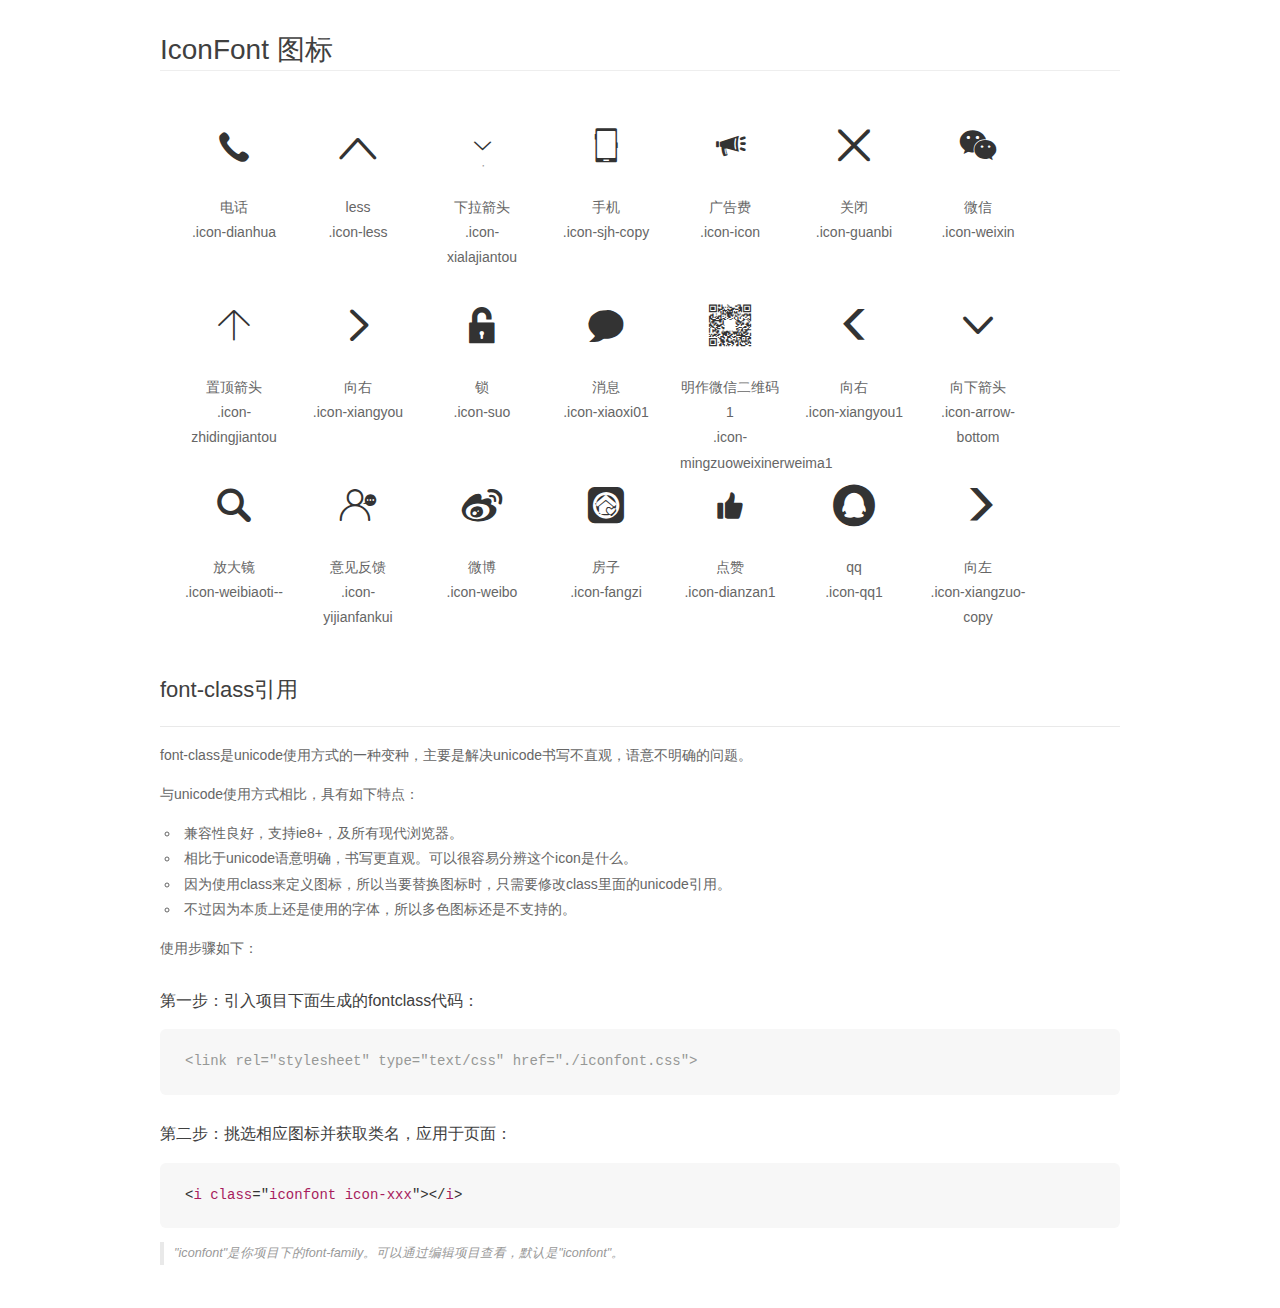
<file: 极果网项目/fonts/demo_fontclass.html>
<!DOCTYPE html>
<html>
<head>
    <meta charset="utf-8"/>
    <title>IconFont</title>
    <link rel="stylesheet" href="demo.css">
    <link rel="stylesheet" href="iconfont.css">
</head>
<body>
    <div class="main markdown">
        <h1>IconFont 图标</h1>
        <ul class="icon_lists clear">
            
                <li>
                <i class="icon iconfont icon-dianhua"></i>
                    <div class="name">电话</div>
                    <div class="fontclass">.icon-dianhua</div>
                </li>
            
                <li>
                <i class="icon iconfont icon-less"></i>
                    <div class="name">less</div>
                    <div class="fontclass">.icon-less</div>
                </li>
            
                <li>
                <i class="icon iconfont icon-xialajiantou"></i>
                    <div class="name">下拉箭头</div>
                    <div class="fontclass">.icon-xialajiantou</div>
                </li>
            
                <li>
                <i class="icon iconfont icon-sjh-copy"></i>
                    <div class="name">手机</div>
                    <div class="fontclass">.icon-sjh-copy</div>
                </li>
            
                <li>
                <i class="icon iconfont icon-icon"></i>
                    <div class="name">广告费</div>
                    <div class="fontclass">.icon-icon</div>
                </li>
            
                <li>
                <i class="icon iconfont icon-guanbi"></i>
                    <div class="name">关闭</div>
                    <div class="fontclass">.icon-guanbi</div>
                </li>
            
                <li>
                <i class="icon iconfont icon-weixin"></i>
                    <div class="name">微信</div>
                    <div class="fontclass">.icon-weixin</div>
                </li>
            
                <li>
                <i class="icon iconfont icon-zhidingjiantou"></i>
                    <div class="name">置顶箭头</div>
                    <div class="fontclass">.icon-zhidingjiantou</div>
                </li>
            
                <li>
                <i class="icon iconfont icon-xiangyou"></i>
                    <div class="name">向右</div>
                    <div class="fontclass">.icon-xiangyou</div>
                </li>
            
                <li>
                <i class="icon iconfont icon-suo"></i>
                    <div class="name">锁</div>
                    <div class="fontclass">.icon-suo</div>
                </li>
            
                <li>
                <i class="icon iconfont icon-xiaoxi01"></i>
                    <div class="name">消息</div>
                    <div class="fontclass">.icon-xiaoxi01</div>
                </li>
            
                <li>
                <i class="icon iconfont icon-mingzuoweixinerweima1"></i>
                    <div class="name">明作微信二维码1</div>
                    <div class="fontclass">.icon-mingzuoweixinerweima1</div>
                </li>
            
                <li>
                <i class="icon iconfont icon-xiangyou1"></i>
                    <div class="name">向右</div>
                    <div class="fontclass">.icon-xiangyou1</div>
                </li>
            
                <li>
                <i class="icon iconfont icon-arrow-bottom"></i>
                    <div class="name">向下箭头</div>
                    <div class="fontclass">.icon-arrow-bottom</div>
                </li>
            
                <li>
                <i class="icon iconfont icon-weibiaoti--"></i>
                    <div class="name">放大镜</div>
                    <div class="fontclass">.icon-weibiaoti--</div>
                </li>
            
                <li>
                <i class="icon iconfont icon-yijianfankui"></i>
                    <div class="name">意见反馈</div>
                    <div class="fontclass">.icon-yijianfankui</div>
                </li>
            
                <li>
                <i class="icon iconfont icon-weibo"></i>
                    <div class="name">微博</div>
                    <div class="fontclass">.icon-weibo</div>
                </li>
            
                <li>
                <i class="icon iconfont icon-fangzi"></i>
                    <div class="name">房子</div>
                    <div class="fontclass">.icon-fangzi</div>
                </li>
            
                <li>
                <i class="icon iconfont icon-dianzan1"></i>
                    <div class="name">点赞</div>
                    <div class="fontclass">.icon-dianzan1</div>
                </li>
            
                <li>
                <i class="icon iconfont icon-qq1"></i>
                    <div class="name">qq</div>
                    <div class="fontclass">.icon-qq1</div>
                </li>
            
                <li>
                <i class="icon iconfont icon-xiangzuo-copy"></i>
                    <div class="name">向左</div>
                    <div class="fontclass">.icon-xiangzuo-copy</div>
                </li>
            
        </ul>

        <h2 id="font-class-">font-class引用</h2>
        <hr>

        <p>font-class是unicode使用方式的一种变种，主要是解决unicode书写不直观，语意不明确的问题。</p>
        <p>与unicode使用方式相比，具有如下特点：</p>
        <ul>
        <li>兼容性良好，支持ie8+，及所有现代浏览器。</li>
        <li>相比于unicode语意明确，书写更直观。可以很容易分辨这个icon是什么。</li>
        <li>因为使用class来定义图标，所以当要替换图标时，只需要修改class里面的unicode引用。</li>
        <li>不过因为本质上还是使用的字体，所以多色图标还是不支持的。</li>
        </ul>
        <p>使用步骤如下：</p>
        <h3 id="-fontclass-">第一步：引入项目下面生成的fontclass代码：</h3>


        <pre><code class="lang-js hljs javascript"><span class="hljs-comment">&lt;link rel="stylesheet" type="text/css" href="./iconfont.css"&gt;</span></code></pre>
        <h3 id="-">第二步：挑选相应图标并获取类名，应用于页面：</h3>
        <pre><code class="lang-css hljs">&lt;<span class="hljs-selector-tag">i</span> <span class="hljs-selector-tag">class</span>="<span class="hljs-selector-tag">iconfont</span> <span class="hljs-selector-tag">icon-xxx</span>"&gt;&lt;/<span class="hljs-selector-tag">i</span>&gt;</code></pre>
        <blockquote>
        <p>"iconfont"是你项目下的font-family。可以通过编辑项目查看，默认是"iconfont"。</p>
        </blockquote>
    </div>
</body>
</html>
</file>
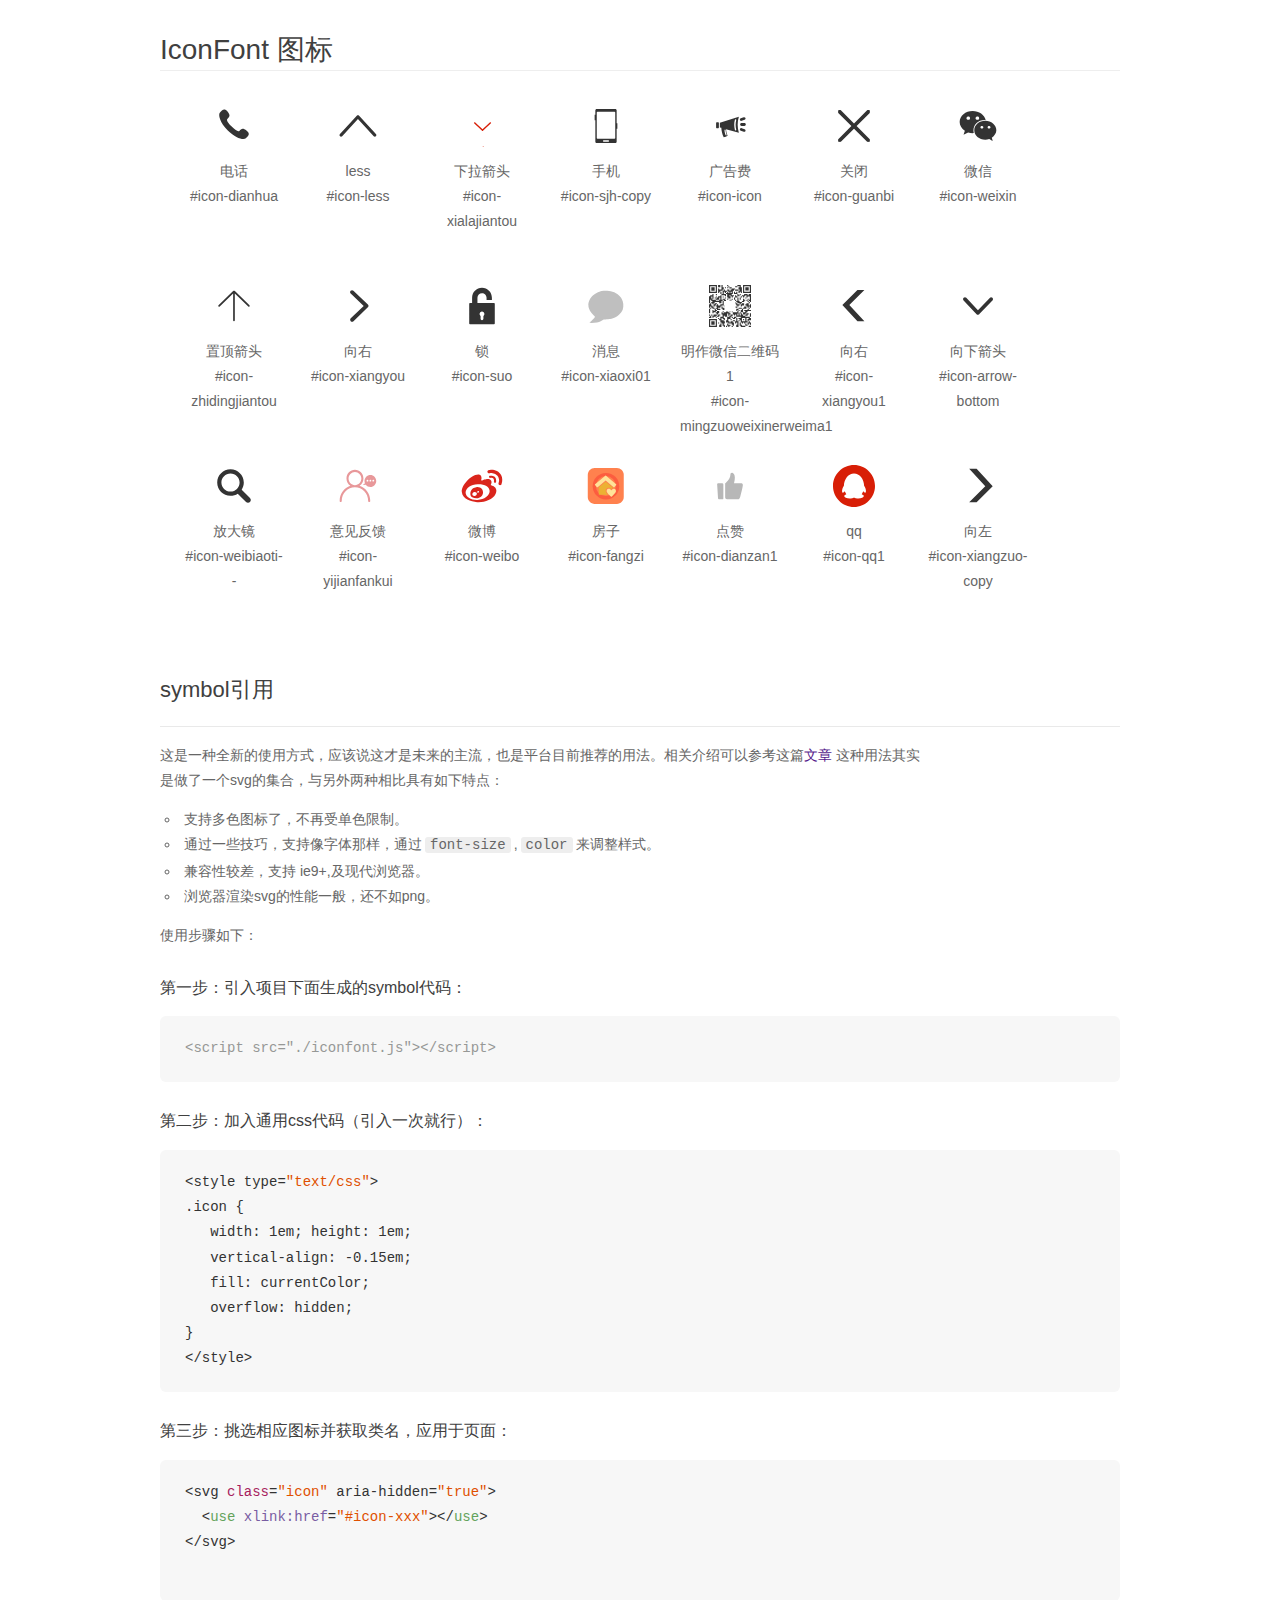
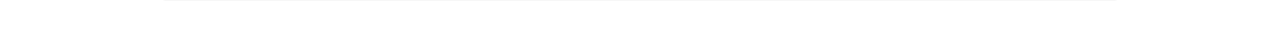
<file: 极果网项目/fonts/demo_symbol.html>
<!DOCTYPE html>
<html>
<head>
    <meta charset="utf-8"/>
    <title>IconFont</title>
    <link rel="stylesheet" href="demo.css">
    <script src="iconfont.js"></script>

    <style type="text/css">
        .icon {
          /* 通过设置 font-size 来改变图标大小 */
          width: 1em; height: 1em;
          /* 图标和文字相邻时，垂直对齐 */
          vertical-align: -0.15em;
          /* 通过设置 color 来改变 SVG 的颜色/fill */
          fill: currentColor;
          /* path 和 stroke 溢出 viewBox 部分在 IE 下会显示
             normalize.css 中也包含这行 */
          overflow: hidden;
        }

    </style>
</head>
<body>
    <div class="main markdown">
        <h1>IconFont 图标</h1>
        <ul class="icon_lists clear">
            
                <li>
                    <svg class="icon" aria-hidden="true">
                        <use xlink:href="#icon-dianhua"></use>
                    </svg>
                    <div class="name">电话</div>
                    <div class="fontclass">#icon-dianhua</div>
                </li>
            
                <li>
                    <svg class="icon" aria-hidden="true">
                        <use xlink:href="#icon-less"></use>
                    </svg>
                    <div class="name">less</div>
                    <div class="fontclass">#icon-less</div>
                </li>
            
                <li>
                    <svg class="icon" aria-hidden="true">
                        <use xlink:href="#icon-xialajiantou"></use>
                    </svg>
                    <div class="name">下拉箭头</div>
                    <div class="fontclass">#icon-xialajiantou</div>
                </li>
            
                <li>
                    <svg class="icon" aria-hidden="true">
                        <use xlink:href="#icon-sjh-copy"></use>
                    </svg>
                    <div class="name">手机</div>
                    <div class="fontclass">#icon-sjh-copy</div>
                </li>
            
                <li>
                    <svg class="icon" aria-hidden="true">
                        <use xlink:href="#icon-icon"></use>
                    </svg>
                    <div class="name">广告费</div>
                    <div class="fontclass">#icon-icon</div>
                </li>
            
                <li>
                    <svg class="icon" aria-hidden="true">
                        <use xlink:href="#icon-guanbi"></use>
                    </svg>
                    <div class="name">关闭</div>
                    <div class="fontclass">#icon-guanbi</div>
                </li>
            
                <li>
                    <svg class="icon" aria-hidden="true">
                        <use xlink:href="#icon-weixin"></use>
                    </svg>
                    <div class="name">微信</div>
                    <div class="fontclass">#icon-weixin</div>
                </li>
            
                <li>
                    <svg class="icon" aria-hidden="true">
                        <use xlink:href="#icon-zhidingjiantou"></use>
                    </svg>
                    <div class="name">置顶箭头</div>
                    <div class="fontclass">#icon-zhidingjiantou</div>
                </li>
            
                <li>
                    <svg class="icon" aria-hidden="true">
                        <use xlink:href="#icon-xiangyou"></use>
                    </svg>
                    <div class="name">向右</div>
                    <div class="fontclass">#icon-xiangyou</div>
                </li>
            
                <li>
                    <svg class="icon" aria-hidden="true">
                        <use xlink:href="#icon-suo"></use>
                    </svg>
                    <div class="name">锁</div>
                    <div class="fontclass">#icon-suo</div>
                </li>
            
                <li>
                    <svg class="icon" aria-hidden="true">
                        <use xlink:href="#icon-xiaoxi01"></use>
                    </svg>
                    <div class="name">消息</div>
                    <div class="fontclass">#icon-xiaoxi01</div>
                </li>
            
                <li>
                    <svg class="icon" aria-hidden="true">
                        <use xlink:href="#icon-mingzuoweixinerweima1"></use>
                    </svg>
                    <div class="name">明作微信二维码1</div>
                    <div class="fontclass">#icon-mingzuoweixinerweima1</div>
                </li>
            
                <li>
                    <svg class="icon" aria-hidden="true">
                        <use xlink:href="#icon-xiangyou1"></use>
                    </svg>
                    <div class="name">向右</div>
                    <div class="fontclass">#icon-xiangyou1</div>
                </li>
            
                <li>
                    <svg class="icon" aria-hidden="true">
                        <use xlink:href="#icon-arrow-bottom"></use>
                    </svg>
                    <div class="name">向下箭头</div>
                    <div class="fontclass">#icon-arrow-bottom</div>
                </li>
            
                <li>
                    <svg class="icon" aria-hidden="true">
                        <use xlink:href="#icon-weibiaoti--"></use>
                    </svg>
                    <div class="name">放大镜</div>
                    <div class="fontclass">#icon-weibiaoti--</div>
                </li>
            
                <li>
                    <svg class="icon" aria-hidden="true">
                        <use xlink:href="#icon-yijianfankui"></use>
                    </svg>
                    <div class="name">意见反馈</div>
                    <div class="fontclass">#icon-yijianfankui</div>
                </li>
            
                <li>
                    <svg class="icon" aria-hidden="true">
                        <use xlink:href="#icon-weibo"></use>
                    </svg>
                    <div class="name">微博</div>
                    <div class="fontclass">#icon-weibo</div>
                </li>
            
                <li>
                    <svg class="icon" aria-hidden="true">
                        <use xlink:href="#icon-fangzi"></use>
                    </svg>
                    <div class="name">房子</div>
                    <div class="fontclass">#icon-fangzi</div>
                </li>
            
                <li>
                    <svg class="icon" aria-hidden="true">
                        <use xlink:href="#icon-dianzan1"></use>
                    </svg>
                    <div class="name">点赞</div>
                    <div class="fontclass">#icon-dianzan1</div>
                </li>
            
                <li>
                    <svg class="icon" aria-hidden="true">
                        <use xlink:href="#icon-qq1"></use>
                    </svg>
                    <div class="name">qq</div>
                    <div class="fontclass">#icon-qq1</div>
                </li>
            
                <li>
                    <svg class="icon" aria-hidden="true">
                        <use xlink:href="#icon-xiangzuo-copy"></use>
                    </svg>
                    <div class="name">向左</div>
                    <div class="fontclass">#icon-xiangzuo-copy</div>
                </li>
            
        </ul>


        <h2 id="symbol-">symbol引用</h2>
        <hr>

        <p>这是一种全新的使用方式，应该说这才是未来的主流，也是平台目前推荐的用法。相关介绍可以参考这篇<a href="">文章</a>
        这种用法其实是做了一个svg的集合，与另外两种相比具有如下特点：</p>
        <ul>
          <li>支持多色图标了，不再受单色限制。</li>
          <li>通过一些技巧，支持像字体那样，通过<code>font-size</code>,<code>color</code>来调整样式。</li>
          <li>兼容性较差，支持 ie9+,及现代浏览器。</li>
          <li>浏览器渲染svg的性能一般，还不如png。</li>
        </ul>
        <p>使用步骤如下：</p>
        <h3 id="-symbol-">第一步：引入项目下面生成的symbol代码：</h3>
        <pre><code class="lang-js hljs javascript"><span class="hljs-comment">&lt;script src="./iconfont.js"&gt;&lt;/script&gt;</span></code></pre>
        <h3 id="-css-">第二步：加入通用css代码（引入一次就行）：</h3>
        <pre><code class="lang-js hljs javascript">&lt;style type=<span class="hljs-string">"text/css"</span>&gt;
.icon {
   width: <span class="hljs-number">1</span>em; height: <span class="hljs-number">1</span>em;
   vertical-align: <span class="hljs-number">-0.15</span>em;
   fill: currentColor;
   overflow: hidden;
}
&lt;<span class="hljs-regexp">/style&gt;</span></code></pre>
        <h3 id="-">第三步：挑选相应图标并获取类名，应用于页面：</h3>
        <pre><code class="lang-js hljs javascript">&lt;svg <span class="hljs-class"><span class="hljs-keyword">class</span></span>=<span class="hljs-string">"icon"</span> aria-hidden=<span class="hljs-string">"true"</span>&gt;<span class="xml"><span class="hljs-tag">
  &lt;<span class="hljs-name">use</span> <span class="hljs-attr">xlink:href</span>=<span class="hljs-string">"#icon-xxx"</span>&gt;</span><span class="hljs-tag">&lt;/<span class="hljs-name">use</span>&gt;</span>
</span>&lt;<span class="hljs-regexp">/svg&gt;
        </span></code></pre>
    </div>
</body>
</html>
</file>
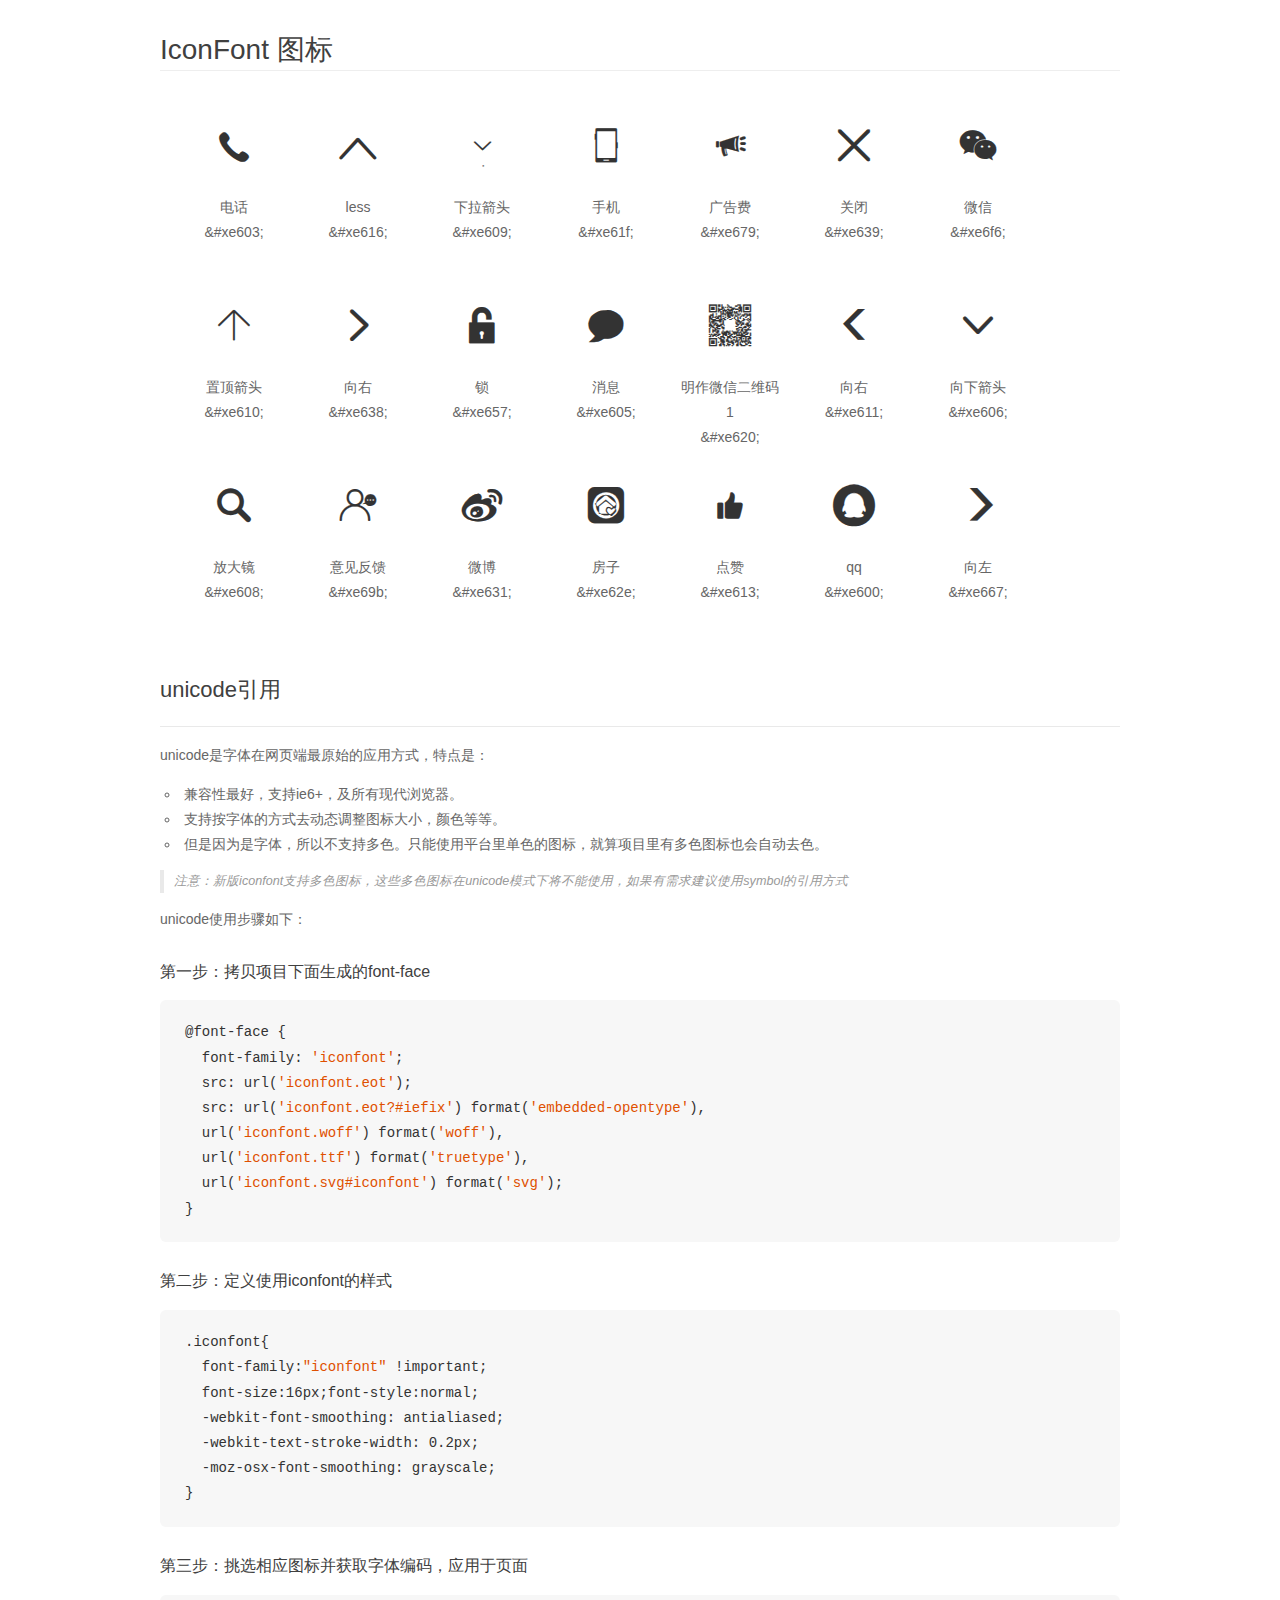
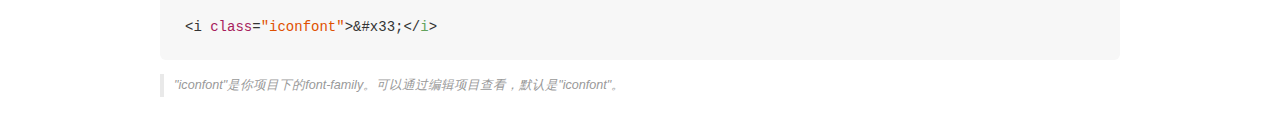
<file: 极果网项目/fonts/demo_unicode.html>
<!DOCTYPE html>
<html>
<head>
    <meta charset="utf-8"/>
    <title>IconFont</title>
    <link rel="stylesheet" href="demo.css">

    <style type="text/css">

        @font-face {font-family: "iconfont";
          src: url('iconfont.eot'); /* IE9*/
          src: url('iconfont.eot#iefix') format('embedded-opentype'), /* IE6-IE8 */
          url('iconfont.woff') format('woff'), /* chrome, firefox */
          url('iconfont.ttf') format('truetype'), /* chrome, firefox, opera, Safari, Android, iOS 4.2+*/
          url('iconfont.svg#iconfont') format('svg'); /* iOS 4.1- */
        }

        .iconfont {
          font-family:"iconfont" !important;
          font-size:16px;
          font-style:normal;
          -webkit-font-smoothing: antialiased;
          -webkit-text-stroke-width: 0.2px;
          -moz-osx-font-smoothing: grayscale;
        }

    </style>
</head>
<body>
    <div class="main markdown">
        <h1>IconFont 图标</h1>
        <ul class="icon_lists clear">
            
                <li>
                <i class="icon iconfont">&#xe603;</i>
                    <div class="name">电话</div>
                    <div class="code">&amp;#xe603;</div>
                </li>
            
                <li>
                <i class="icon iconfont">&#xe616;</i>
                    <div class="name">less</div>
                    <div class="code">&amp;#xe616;</div>
                </li>
            
                <li>
                <i class="icon iconfont">&#xe609;</i>
                    <div class="name">下拉箭头</div>
                    <div class="code">&amp;#xe609;</div>
                </li>
            
                <li>
                <i class="icon iconfont">&#xe61f;</i>
                    <div class="name">手机</div>
                    <div class="code">&amp;#xe61f;</div>
                </li>
            
                <li>
                <i class="icon iconfont">&#xe679;</i>
                    <div class="name">广告费</div>
                    <div class="code">&amp;#xe679;</div>
                </li>
            
                <li>
                <i class="icon iconfont">&#xe639;</i>
                    <div class="name">关闭</div>
                    <div class="code">&amp;#xe639;</div>
                </li>
            
                <li>
                <i class="icon iconfont">&#xe6f6;</i>
                    <div class="name">微信</div>
                    <div class="code">&amp;#xe6f6;</div>
                </li>
            
                <li>
                <i class="icon iconfont">&#xe610;</i>
                    <div class="name">置顶箭头</div>
                    <div class="code">&amp;#xe610;</div>
                </li>
            
                <li>
                <i class="icon iconfont">&#xe638;</i>
                    <div class="name">向右</div>
                    <div class="code">&amp;#xe638;</div>
                </li>
            
                <li>
                <i class="icon iconfont">&#xe657;</i>
                    <div class="name">锁</div>
                    <div class="code">&amp;#xe657;</div>
                </li>
            
                <li>
                <i class="icon iconfont">&#xe605;</i>
                    <div class="name">消息</div>
                    <div class="code">&amp;#xe605;</div>
                </li>
            
                <li>
                <i class="icon iconfont">&#xe620;</i>
                    <div class="name">明作微信二维码1</div>
                    <div class="code">&amp;#xe620;</div>
                </li>
            
                <li>
                <i class="icon iconfont">&#xe611;</i>
                    <div class="name">向右</div>
                    <div class="code">&amp;#xe611;</div>
                </li>
            
                <li>
                <i class="icon iconfont">&#xe606;</i>
                    <div class="name">向下箭头</div>
                    <div class="code">&amp;#xe606;</div>
                </li>
            
                <li>
                <i class="icon iconfont">&#xe608;</i>
                    <div class="name">放大镜</div>
                    <div class="code">&amp;#xe608;</div>
                </li>
            
                <li>
                <i class="icon iconfont">&#xe69b;</i>
                    <div class="name">意见反馈</div>
                    <div class="code">&amp;#xe69b;</div>
                </li>
            
                <li>
                <i class="icon iconfont">&#xe631;</i>
                    <div class="name">微博</div>
                    <div class="code">&amp;#xe631;</div>
                </li>
            
                <li>
                <i class="icon iconfont">&#xe62e;</i>
                    <div class="name">房子</div>
                    <div class="code">&amp;#xe62e;</div>
                </li>
            
                <li>
                <i class="icon iconfont">&#xe613;</i>
                    <div class="name">点赞</div>
                    <div class="code">&amp;#xe613;</div>
                </li>
            
                <li>
                <i class="icon iconfont">&#xe600;</i>
                    <div class="name">qq</div>
                    <div class="code">&amp;#xe600;</div>
                </li>
            
                <li>
                <i class="icon iconfont">&#xe667;</i>
                    <div class="name">向左</div>
                    <div class="code">&amp;#xe667;</div>
                </li>
            
        </ul>
        <h2 id="unicode-">unicode引用</h2>
        <hr>

        <p>unicode是字体在网页端最原始的应用方式，特点是：</p>
        <ul>
        <li>兼容性最好，支持ie6+，及所有现代浏览器。</li>
        <li>支持按字体的方式去动态调整图标大小，颜色等等。</li>
        <li>但是因为是字体，所以不支持多色。只能使用平台里单色的图标，就算项目里有多色图标也会自动去色。</li>
        </ul>
        <blockquote>
        <p>注意：新版iconfont支持多色图标，这些多色图标在unicode模式下将不能使用，如果有需求建议使用symbol的引用方式</p>
        </blockquote>
        <p>unicode使用步骤如下：</p>
        <h3 id="-font-face">第一步：拷贝项目下面生成的font-face</h3>
        <pre><code class="lang-js hljs javascript">@font-face {
  font-family: <span class="hljs-string">'iconfont'</span>;
  src: url(<span class="hljs-string">'iconfont.eot'</span>);
  src: url(<span class="hljs-string">'iconfont.eot?#iefix'</span>) format(<span class="hljs-string">'embedded-opentype'</span>),
  url(<span class="hljs-string">'iconfont.woff'</span>) format(<span class="hljs-string">'woff'</span>),
  url(<span class="hljs-string">'iconfont.ttf'</span>) format(<span class="hljs-string">'truetype'</span>),
  url(<span class="hljs-string">'iconfont.svg#iconfont'</span>) format(<span class="hljs-string">'svg'</span>);
}
</code></pre>
        <h3 id="-iconfont-">第二步：定义使用iconfont的样式</h3>
        <pre><code class="lang-js hljs javascript">.iconfont{
  font-family:<span class="hljs-string">"iconfont"</span> !important;
  font-size:<span class="hljs-number">16</span>px;font-style:normal;
  -webkit-font-smoothing: antialiased;
  -webkit-text-stroke-width: <span class="hljs-number">0.2</span>px;
  -moz-osx-font-smoothing: grayscale;
}
</code></pre>
        <h3 id="-">第三步：挑选相应图标并获取字体编码，应用于页面</h3>
        <pre><code class="lang-js hljs javascript">&lt;i <span class="hljs-class"><span class="hljs-keyword">class</span></span>=<span class="hljs-string">"iconfont"</span>&gt;&amp;#x33;<span class="xml"><span class="hljs-tag">&lt;/<span class="hljs-name">i</span>&gt;</span></span></code></pre>

        <blockquote>
        <p>"iconfont"是你项目下的font-family。可以通过编辑项目查看，默认是"iconfont"。</p>
        </blockquote>
    </div>


</body>
</html>
</file>
<file: 极果网项目/fonts/iconfont.css>
@font-face {font-family: "iconfont";
  src: url('iconfont.eot?t=1508149902445'); /* IE9*/
  src: url('iconfont.eot?t=1508149902445#iefix') format('embedded-opentype'), /* IE6-IE8 */
  url('[data-uri]') format('woff'),
  url('iconfont.ttf?t=1508149902445') format('truetype'), /* chrome, firefox, opera, Safari, Android, iOS 4.2+*/
  url('iconfont.svg?t=1508149902445#iconfont') format('svg'); /* iOS 4.1- */
}

.iconfont {
  font-family:"iconfont" !important;
  font-size:16px;
  font-style:normal;
  -webkit-font-smoothing: antialiased;
  -moz-osx-font-smoothing: grayscale;
}

.icon-dianhua:before { content: "\e603"; }

.icon-less:before { content: "\e616"; }

.icon-xialajiantou:before { content: "\e609"; }

.icon-sjh-copy:before { content: "\e61f"; }

.icon-icon:before { content: "\e679"; }

.icon-guanbi:before { content: "\e639"; }

.icon-weixin:before { content: "\e6f6"; }

.icon-zhidingjiantou:before { content: "\e610"; }

.icon-xiangyou:before { content: "\e638"; }

.icon-suo:before { content: "\e657"; }

.icon-xiaoxi01:before { content: "\e605"; }

.icon-mingzuoweixinerweima1:before { content: "\e620"; }

.icon-xiangyou1:before { content: "\e611"; }

.icon-arrow-bottom:before { content: "\e606"; }

.icon-weibiaoti--:before { content: "\e608"; }

.icon-yijianfankui:before { content: "\e69b"; }

.icon-weibo:before { content: "\e631"; }

.icon-fangzi:before { content: "\e62e"; }

.icon-dianzan1:before { content: "\e613"; }

.icon-qq1:before { content: "\e600"; }

.icon-xiangzuo-copy:before { content: "\e667"; }
</file>
<file: 极果网项目/css/mycss.css>
/*自定义谷歌浏览器滚动条样式*/
			::-webkit-scrollbar {/*滑块的宽高*/
			width: 10px; 
			height: 4px; 
			}
			/*滚动条轨道的颜色*/
			::-webkit-scrollbar-track-piece {
			background-color: #fff; 
			}
			::-webkit-scrollbar-thumb:vertical {/*垂直方向阅读时，滑块的颜色*/
			border:1px solid #999;
			background-color: #e5e5e5;
			-webkit-border-radius: 5px;
			}
			::-webkit-scrollbar-thumb:horizontal {/*水平方向阅读时*/
			border:1px solid #999;
			background-color: #666;
			-webkit-border-radius: 3px;
			}
			::-webkit-scrollbar-thumb:hover {/*鼠标移入悬停时的样式*/
			background-color:#ccc;
			-webkit-border-radius: 3px;
			}

			/*全局属性*/
			*{padding: 0;margin: 0;}
			a{text-decoration: none;color: #000;}
			li{list-style: none;}
			.lf{float: left;}
			.rt{float: right;}
	/*头部开始*/
			#myheader{
				height: 85px;
				width: 100%;
			}
			.head-warp{
				display: block;
				position: absolute;
				width: 1080px;
				height: 65px;
				margin: auto 138px;
				overflow: hidden;
				clear: both;
			}
			.head-warp .logo{
				width: 160px;
				margin-top: 15px;
				float: left;
			}
			.head-warp .logo a img{
				height: 50px;
				display: inline-block;
    			border: none;
    			vertical-align: middle;
			}
			.warp-search{
				width: 535px;
				height: 34px;
				margin: auto;
				display: block;
				position: relative;
				margin-top: 25px;
			}
			.warp-search-warp{
				position: relative;
			}
			.search-lef-sub{
			    border: 1px solid red;
			    width: 350px;
			    box-sizing: content-box;
			    padding: 7px 5px;
			    position: relative;
			    padding-right: 90px;			
			}
			.search-lef-sub input{
			    width: 100%;
  			    padding: 0 10px 0 5px;
  			    border: none;
  			    outline: none;/*获取焦点时消除边框*/
			}
			.search-lef-btn{
				background: #fc584e;
			    right: 0;
			    top: 0;
			    height: 100%;
			    width: 90px;
			    position: absolute;
			}
			.search-lef-btn button{
			    color: #fff;
			    background: #fc584e;
			    height: 100%;
			    width: 100%;
			    font-size: 14px;
			    cursor: pointer;
		        border: none;
			}
			.search-lef-btn button a{
				color: #fff;
			}
			.warp-search-rig{
				width: 80px;
			    text-align: center;
			    line-height: 36px;
			    vertical-align: middle;
			    font-size: 14px;
			    position: absolute;
			    right: 0;
			    top: 0;
			    height: 100%;
			    border: 1px solid #fc584e;
			    box-sizing: border-box;
			}
			.warp-search-rig a{
			    color: #fc584e;
			    line-height: 34px;
			    display: block;
			}
		/*头部结束*/
		/*顶部导航开始*/
			#mynav{
				background-color: #fff;
			    height: 34px;
			    border-bottom: 1px solid #fc584e;
			    border-top: 1px solid #f5f5f5;
			    line-height: 34px;
			}
			#navwarp{
				position: relative;
				width: 1080px!important;
				margin: auto;
				background: #ccc;
			}
			#navwarp li{
				display: inline-block;
			}
			#navwarp li a:hover{
				color: #FC584E;
			}
			#navwarp li a{
				font-size: 16px;
			}
			.nav-lf .head a:hover{
				color: #fff!important;
			}
			.nav-lf li{
				width: 90px;
				text-align: center;
			}
			.nav-lf ul li:first-of-type{
				width: 100px;
				background-color: #fc584e;
			}
			.nav-lf ul li:first-of-type a{
				color: #fff;
			}
			.nav-rig li {
				max-width: 140px;
				margin-left: 20px;
				display: inline-block;
			}
			.nav-rig .span1{
				width: 1px;
				height: 16px;
				display:block;
				margin-top: -25px;
				margin-left: 65px;
				position: absolute;
				background-color:#e5e5e5;
			}
		/*顶部导航结束*/
		
			/*右边*/
			.dialog-other{
				width: 180px;
				text-align: center;
				font-size: 16px;
			}
			.dialog-erweima{
				overflow: hidden;
				margin: auto;
				display: block;
				margin-top: 20px;
				position: relative;
			}
			.dialog-top-tips{
				font-size: 18px;
			}
			.dialog-other-type{
				margin-top: 5px;
				position: relative;
			}
			.dialog-other-type .iconfont{
				margin: 0 10px; 
				color: #ec463b;
				font-size: 18px;
			}
			.dialog-other-type i{
				background: #e0e0e0;
				content: '';
				position: absolute;
				width: 1px;
				display: block;
				height: 17px;
				left: 54%;
				top: 5px;
			}
			
		/*登录弹出框样式开始*/
		/*吸顶导航栏开始*/
			#XDmynav{
				border-bottom: 1px solid #eee;
			    position: fixed;
			    top: -75px;
			    width: 100%;
			    z-index: 5;
			    font-size: 15px;
			    font-weight: 400;
			    background: #ffffff;
			    height: 59px;
			    border-top: 1px solid #fe584d;
			    -webkit-transition-duration: .8s;
			    transition-duration: .8s;
			    -webkit-transition-property: -webkit-transform;
			    transition-property: transform;
			    -webkit-transition-timing-function: cubic-bezier(0.64, 0.15, 0.12, 0.97);
			    transition-timing-function: cubic-bezier(0.64, 0.15, 0.12, 0.97);
			    -webkit-backface-visibility: hidden;
			    backface-visibility: hidden;
			    will-change: transform;
			}
			.header-move{
				transform:  translateY(75px);
			}
			#XDnavwarp{
				height: 58px;
				zoom: 1;
				display: block;
				clear: both;
				width: 1080px!important;
				margin: auto;
				background: transparent;
				position: relative;
			}
			#XDnavwarp .logo{
				width: 160px;
				margin-top: 12px;
			}
			#XDnavwarp .logo a{
				display: block;
				font-size: 0;
			}
			#XDnavwarp .logo h1 img{
				height: 34px;
				display: inline-block;
				vertical-align: middle;
			}
			#XDnavwarp .menu{
				width: 920px;
			}
			#XDnavwarp .menu-warp ul{
				display: block;
				zoom: 1;
			}
			.menu-warp ul li a:hover{
				color: #fe584d!important;
			}
			.menu-warp ul li{
				    display: block;
					float: left;
					position: relative;
					line-height: 58px;
					text-align: left;
					width: 80px;
					font-size: 16px;
					font-family: "微软雅黑";
			}
			.menu-warp ul .home a{
				color:#fe584d; 
			}
			.menu-warp ul .tiyanshi,.APP{
				width: 95px;
			}
			/*扫描下载客户端*/
			.app-download{
				position: absolute;
				display: none;
				top: 58px;
				left: -66px;
				background: #fff;
				box-shadow: 0 2px 5px rgba(0,0,0,.2);
				z-index: 20171016;
				padding: 25px;
				width: 165px;
				height: 180px;
			}
			.tc{
				text-align: center;
			}
			.app-download img{
				width: 100%;
			}
			.tc-info{
				text-align: center;
				line-height: normal;
				font-weight: 100;
				color: #b2b2b2;
				font-size: 15px!important;
				margin-top: -10px!important;
			}
			#XDnavwarp .menu-user{
				height: 58px;
				line-height:58px ;
			}
			#XDnavwarp .menu-user .serch{
				margin-top: 14px;
				float: left;
			}
			#XDnavwarp .menu-user .logininfo .span1{
			    width: 1px;
			    height: 20px;
			    padding-left: 20px;
			    background: rgba(0,0,0,0);
			    float: left;
			}
			.logininfo a:hover{
				color: #fb584d;
			}
			#XDnavwarp .menu-user .login{
			    font-size: 14px;
			    padding-left: 20px;
			    position: relative;
			    float: left;
			}
			#XDnavwarp .menu-user .register{
			    font-size: 14px;
			    padding-left: 20px;
			    position: relative;
			    float: left;
			}
			/*吸顶导航栏结束*/
		
		/*轮播图开始*/
			#mybanner{
				width: 100%;
				position: relative;
				overflow: hidden;
			}
			#mybanner .banner{
				width: 100%;
			    min-width: 1080px;
			    position: relative;
			    height: 324px;
			    overflow: hidden;
			    width: 100%;
			}
			#mybanner .banner .bd{
				position: relative;
			}
			#mybanner .banner .bd ul{
				width: 100%;
				height: 324px;
				position: relative;
			}
			.banner .bd ul li{
				position: absolute;
				top: 0px;
				left: 0px;
				display: none;
			    width: 100% !important;
			    height: 324px;
			    background-position: center 0;
			    background-repeat: no-repeat;
			    background-size: auto 324px;
			}
			/*控制图片显示*/
			.banner .bd ul .listitem{
				display: list-item;
			}
			
			.banner .bd ul li img {
			    height: 100%;
			    width: auto;
			    position: absolute;
			    top: 0;
			}
			.banner .bt-icon {
			    width: 100%;
			    position: absolute;
			    z-index: 1;
			    bottom: 0;
			    left: 0;
			    height: 30px;
			    line-height: 30px;
			    text-align: center;
			}
			/*控制小圆点被选取*/
			.banner .bt-icon .on{
				background: #f1061c;
			}
			.banner .bt-icon ul li{
				cursor: pointer;
			    display: inline-block;
			    zoom: 1;
			    width: 6px;
			    height: 6px;
			    margin: 4px;
			    background: #fff;
			    overflow: hidden;
			    line-height: 9999px;
			    opacity: 0.4;
			    border-radius: 50%;
			}
			.banner .lr-icon{
				cursor: pointer;
			    display: inline-block;
			    zoom: 1;
			    width: 6px;
			    height: 6px;
			    margin: 4px;
			    background: #fff;
			    overflow: hidden;
			    line-height:6px;
			} 
			.banner .lr-icon .pos-rel{
				/*position: relative;*/
			}
			.banner .lr-icon .prve{
				width: 70px;
				height: 100px;
				background: #ccc;
				margin-top: -50px;
				position: absolute;
				top: 50%;
				left: 0px;
				background-color: rgba(0,0,0,0.3);
			    border-radius: 5px 0 0 5px;
			}
			.banner .lr-icon .prve .iconfont{
			    color: #fff;
			    width: 32px;
			    height:32px;
			    margin-top: -5px;
			    margin-left: -19px;
			    position: absolute;
			    top: 50%;
			    left: 50%;
			    font-size: 43px!important;
			}
		
			.banner .lr-icon .next{
				text-align: center;
				width: 70px;
				height: 100px;
				margin-top: -50px;
				position: absolute;
				top: 50%;
				right: 0px;
				background: #ccc;
			    border-radius: 0 5px 5px 0;
			    background-color: rgba(0,0,0,0.3);
			}
			.banner .lr-icon .next .iconfont{
			    color: #fff;
			    width: 32px;
			    height:32px;
			    margin-top: -5px;
			    margin-left: -19px;
			    position: absolute;
			    top: 50%;
			    left: 50%;
			    font-size: 40px!important;
			}
			#fis-tp{
			    height: 100%;
			    width: auto;
			    position: absolute;
			    right: -320px;
			    top: 0;
			}
		/*轮播结束*/	
		/*热门相关开始*/
			#hot-relevant{
				width: 100%;
				height: 683px;
				padding-bottom: 20px;
				padding-top: 20px;
				margin-bottom: 20px;
			}
			#hot-relevant .hot-rel-warp{
				position: relative;
				display: block;	
				width: 1080px;
				margin: auto;
				background: #fff;			
			}
			#hot-relevant .hot-rel-warp .hot-top{
				line-height: 40px;
				border-bottom: 1px solid #ededed;
				margin: 0;
			}
			.hot-rel-warp .hot-top .ft-16{
				color: #b2b2b2;
				font-size: 16px;
				display: inline-block;
				width: 130px;
				border-bottom: #ededed 1px solid;
				position: relative;
				text-align: center;
				bottom: -2px;
			}
			.hot-rel-warp .hot-top a.on{
				color: #2c2c2c;
				border-bottom: 1px solid #fb594d;
			}
				display: inline-block;
			.hot-rel-warp .hot-top .vertical-line{
				width: 1px;
				height: 10px;
				background: #d8d8d8;
			}
			.hot-rel-warp .hot-top .hot-rg-top{
				position: relative;
				right: 1px;
			    height: 40px;
			    width: 424px;
			    overflow: hidden;
			    line-height: 40px;
			}
			@media screen and (max-width: 900px) {
				.hot-rel-warp .hot-top .hot-rg-top{
					display: none;
				}
			}
			.hot-top .hot-rg-top .rg-warp ul{
				text-align: center;
			}
			.hot-top .hot-rg-top .rg-warp a{
				font-size: 11px;
				color: #615e5e;
			}
			.hot-top .hot-rg-top .rg-warp b{
				color: #655959;
				font-size: 13px;
			}
			.hot-top .hot-rg-top .rg-warp i{
				position: relative;
				top: 0;
				left: -10px;
				background-size: auto;
				display: inline-block;
				text-align: center;
				width: 22px;
    			height: 22px;
    			line-height: 22px;
			}
			.hot-top .hot-rg-top .rg-warp .li-show{
				display: block;
				position: absolute;
				top: 0;
			}
			.hot-event{
				margin-top: 20px;
			    max-height: 620px;
			    overflow: hidden;
			    position: relative;
			}
			#hot-event-box{
				width: 105%;
				height: 825px;
			}
			#hot-event-box li{
				margin-bottom: 20px;
				border-radius: 5px;
			    overflow: hidden;
			    height:253px!important;
			    margin-right: 29px;
			    width: 246px;
			    float: left;
			    cursor: pointer;
			    border: 1px solid #f0f0f0;

			}
			#hot-event-box li a{
			    text-decoration: none;
			    color: #4c4c4c;
			}	
			#hot-event-box .pos-rel{
				position: relative;
				top: 0;
				height: 153px;
			}	
			#hot-event-box .scroll-cell{
				position: relative;
			}
			#hot-event-box .scroll-cell .desc-box{
				height: 100px;
			}
			#hot-event-box .pos-rel .tag{
				background-color: #55468c;
				position: absolute;
			    left: 10px;
			    top: 10px;
		        color: #fff;
			    line-height: 18px;
			    padding: 1px 8px 0 8px;
			    border-radius: 15px;
			    font-size: 12px;
			}	
			#hot-event-box .pos-rel img{
				width: 246px;
			    height: 153px;
			    display: block;
		        border: none;
   			    vertical-align: middle;
			}
			#hot-event-box .scroll-cell h4{
			    color: #4c4c4c;
			    overflow: hidden;
			    position: relative;
			    font-size: 20px;
			    padding-left: 30px;
			    font-weight: 300;
			}
			#hot-event-box .scroll-cell .e-number{
				line-height: 40px;
				height: 40px;
				
			}
			#hot-event-box .desc-box-bot{
				position: absolute;
			    bottom: 0;
			    padding: 15px;
			    width: 216px;
			    background: #fff;
			    left: 0;
			    height: auto;
			    border-top: none;
			}
			#hot-event-box .e-number .e-apply-num{
				margin-left: 8px;
			}
			
			#hot-event-box .e-number .e-days{
				margin-right: 8px;
			}
			#hot-event-box .red{
				color: red;
				font-size: 16px;
			}
			
			.e-number-info{
			    width: 225px;
			    height: 40px;
			    margin: 0 auto;
			}
			.e-item-hide{
			    display: none;
			   	height: 70px;
				font-size: 12px;
			    border-top: 1px solid #ccc;
			    padding-top: 10px;
			    margin-top: 10px;
		        padding-bottom: 0px; 
		       	margin-bottom: 0px;
			}
			
			.e-item-hide div{
				 	color: #a5ab9f;
			}
			.e-item-hide .gray{
				#b2b2b2;
			}
			/*上下滚动广告*/
			.hot-top #Ad-column{
				animation: Ad-col 10s linear .5s infinite;
			}
			@keyframes Ad-col{
				from{margin-top: 0px;}
				to{margin-top: -130px;}
			}
			/*hot底部折叠栏开始*/
			.minhg825{
				min-height: 825px!important;
			}
			.hot-event-scroll .load-hot-warp{
				position: absolute;
				bottom: 0;
				width: 100%;
				z-index: 5;
			}
			.load-hot-warp .load-boxshandow{
				height: 20px;
			    background:-webkit-gradient(linear, 0 0, 0 bottom, from(rgba(255, 255, 255, 0)), to(#ffffff));
			}
			.load-hot-warp div{
			    width: 100%;
				display: block;
				text-align: center;
				background: #fff;
				line-height: 30px;
				font-size: 18px;
				color: #3f3f3f;
				height: 40px;
				padding-top: 10px;
			} 
			.load-hot-warp div span{
				text-align: center;
				line-height: 30px;
				font-size: 18px;
				color: #3f3f3f;
			}
			.load-hot-warp div .iconfont{
				display: block;
			    width: 15px;
			    height: 8px;
			    margin: 0 auto;
			    color: red!important;
				margin-top: -10px;
			}
		/*hot底部折叠栏结束*/
		 /*底部页数列表开始*/
			.page-box{
				text-align: center;
				display: block;
				margin: 20px 0;
				height: 35px;
			}
			.page-box ul{
				display: inline-block;
			}
			.page-box li{
				float: left;
			}
			.page-box .hidden{
				display: none;
			}
			.page-box .frist{
				margin-left: 13px;
			}
			.page-box li:not(.page) a{
				width: auto;
				padding: 0 10px;
			}
			.page-box li a{
				display: block;
				font-size: 14px;
				color: #3F3F3F;
				border: 1px solid #EDEDED;
				height: 27px;
				line-height: 27px ;
			}
			.page-box li.active a{
				color: #FFF;
				background: #f66039;
				border-color: #F66039;
			}
			.page-box .page a{
				min-width: 17px;
				padding: 0 5px;
				border-right: none;
			}
			.page-box .next,.page-box .last{
				margin-left: 13px;
			}
			 /*底部页数列表结束*/
		/*热门相关结束*/
		/*精选内容ul开始*/
			#Selected .red{
				color: red;
			}
			#Selected .gray{
				color: gray;
			}
			#Selected .ft-12{
				font-size: 12px;
			}
			#Selected .ft-18{
				font-size: 18px;
			}
			#Selected .ft-14{
				font-size: 14px;
			}
			#Selected .tag{
			    position: absolute;
				left: 10px;
				top: 10px;
				border-radius: 15px;
				-webkit-border-radius: 15px;
				-moz-border-radius: 15px;
				color: #fff;
				line-height: 18px;
				padding: 1px 8px 0 8px;
				background-color: rgba(0, 0, 0, 0.35);
				z-index: 1;
				font-size: 12px!important;
			}
			#Selected{
				margin-top: 30px;
				background: #f5f5f5;
			}
			#Selected .Selected-warp{
				height: 1700px;
			    display: block;
			    clear: both;
			    width: 1080px !important;
			    margin: auto;
			    background: transparent;
			    position: relative;
			}
			#Selected .Selected-warp .Selected-warp-top{
				line-height: 40px;
				height: 40px;
			    border-bottom: 1px solid #ededed;
			    margin: 0;
			}
			.Selected-warp-top h3{
			    font-size: 24px;
				border-bottom: 1px solid #fe584d;
				position: relative;
				top: 1px;
				font-weight: 100;
			}
			.Selected-event-warp{
				margin-top: 20px;
				height: 1550px;
			}
			.Sl-ev-wp-content{
				height: 100%;
			}
			.Selected-event-warp ul{
				height: 100%;
			}
			.respond li{
				width: 259px;
				height: 291px;
				box-sizing: border-box;
				overflow: hidden;
				cursor: pointer;
				transition: all 0.15s linear;
				position: relative;
				float: left;
				border-radius: 5px;
				z-index: 1;
				margin-right: 15px;
				margin-bottom: 15px;
			}
			.respond li:hover{
			    overflow: hidden;
			    box-shadow: 0 5px 15px rgba(0, 0, 0, 0.3);
			    -moz-transform: translate3d(0, -2px, 0);
			    -webkit-transform: translate3d(0, -2px, 0);
			    transform: translate3d(0, -2px, 0);
			    z-index: 2;
			}
			.respond .choice-img-box{
				height: 160px;
				border-radius: 5px 5px 0 0;
				overflow: hidden;
				color: #fff;
				font-size: 12px;
				position: relative;
			}
			.respond .choice-img-box img{
			   	width: 100%;
			   	min-height: 100%;
			   	display: block;
			}
			.respond .desc-box{
				height: 95px;
				width: 227px;
				border-radius: 0 0 5px 5px;
				border: 1px solid #f2f2f2;
				border-top: nono;
				position: absolute;
				bottom: 0;
				background-color: #fff;
				padding: 15px;
				padding-bottom: 20px;
			}
			.respond .desc-box .goods-info{
				font-size: 15px;
				line-height: 20px;
				height: 40px;
				overflow: hidden;
			}
			.favourable{
				margin-top: 10px;
				overflow: hidden;
				text-overflow: ellipsis;
				white-space: nowrap;
				color: #FE584D;
			}
			.d-number{
				position: absolute;
				bottom: 10px;
				left: 15px;
				width: 227px;
			}
			/*折扣结束*/
			.respond li.medium{
				width: 532px!important;
				border: none !important;
			}
			.respond li.medium .choice-img-box{
				height: 385px;
			    border-radius: 5px;
			    -webkit-border-radius: 5px;
			    -moz-border-radius: 5px;
			}
			.respond li.medium .choice-img-box img{
				height: auto;
				min-height: 0;
			}
			.respond .wd258{
				width: 258px;
			}
			.respond li.medium .pos-abs{
				padding: 0;
				height: auto;
				background: #FFF;
				border: none;
				width: 100%!important;
			}
			.desc-box-inner{
				padding: 20px 15px 8px 15px;
			}
			.desc-box-inner .d-title {
				height: auto;
				font-size: 15px;
				line-height: 20px;
				overflow: hidden;
			}
			.a-user-info{
				line-height: 26px;
				margin-top: 20px;
				height: 26px;
			}
			.a-user-info .username{
				margin-left: 15px;
			}
			.respond .minw350{
				min-width: 350px;
			}
			.respond .mr0{
				margin-right: 0;
			}
			.respond .minw350 .desc-box{
				width: 320px;
			}
			/*精品信息结束*/
			/*右边侧栏*/
			/*右边侧边条*/
			#ri-warp a{
				color: #59596f!important;
			}
			#ri-warp .ft-16{
				font-size: 16px;
			}
			#ri-warp .ft-12{
				font-size: 12px;
			}
			#ri-warp{
				width: 40px;
				position: fixed;
				right: 45px;
				height: auto;
				bottom: 40px;
				background-color: transparent;
				text-align: center;
				display: none;
				z-index: 999;
			}
			#ri-warp a .iconfont{
			    width: 40px;
			    height: 40px;
			    display: block;
			    
			}
			#ri-warp a{
			    width: 40px;
			    height: auto !important;
			    background-color: transparent;
			    z-index: 5;
			}
			#ri-warp .query-spend-box{
				width: 40px;
			    height: 40px;
			    background-color: #fff;
			    border: 1px solid #EFEFEF;
			    position: relative;
			    border-bottom: none;
			}
			#ri-warp .call-info{
			    width: 191px;
			    height: 42px;
			    left: -200px;
			    top: 0;
			    background-color: #fff;
			    border: 1px solid #F0F0F0;
			    text-align: center;
			    position: absolute;
			    display: none;
			    z-index: 11111111;
			}
			#ri-warp .call-info .call-number{
			    line-height: 23px;
				color: #4D4D4D;
			}
			#ri-warp .call-info .call-time{
			    line-height: 16px;
   				color: #B3B3B3;
			}
			.query-content{
			    background-color: #fff;
				border: 1px solid #F0F0F0;
				text-align: center;
				position: absolute;
				display: none;
			}
			.wx-info{
			    width: 130px;
			    padding: 4px;
			    left: -148px;
			    top: -42px;
			    position: absolute;
			}
			.wx-erweima{
				width: 130px;
				height: 130px;
				z-index: 9;
				left: -200px;
			}
			.wx-erweima img{
				width: 130px;
				height: 130px;
			}
			.wx-txt{
				color: #666;
				font-weight: 600px;
				
			}
			.query-top{
				margin-top: 10px;
			}
			.call-i{
				margin: 8px auto;
				font-size: 25px;
			}
			.wx-i{
				margin: 8px auto;
				font-size: 25px;
			}
			.fk-i{
				margin: 8px auto;
				font-size: 25px;
			}
			.jt-i{
				margin: 8px auto;
				font-size: 25px;
				font-weight: 300;
			}
			/*右边侧条栏结束*/
			
/*登录弹出框样式开始*/
			.layer-shade{
				z-index: 19979797;
				background-color: #000;
				opacity: 0.3;
				top: 0;
				left: 0;
				width: 100%;
				height: 100%;
				visibility: hidden;
			}
			.layer{
				position: fixed;
			}	
			.Eject{
				display: block;
			}
			.login-layer{
				z-index: 19979798;
				width: 715px;
				height: 325px;
				margin-top: -12%;
				margin-left: 25%;
				background-color: transparent;
				box-shadow: 1px 1px 50px rgba(0,0,0,.3);
				border-radius: 2px;
				top: 50%;
				left: auto;
				visibility: hidden;
			}	
			.icon-guanbi{
				float: right;
				position: absolute;
				width: 24px;
				height: 24px;
				top: 15px;
				right: 15px;
				cursor: pointer;
			}
			.dialog-warp{
				background: #fff;
				border-radius: 5px;
				overflow: hidden;
				width: 715px;
				height: 321px;
				border-bottom: 4px solid #fe584d;
				
			}
			.dialog-inner{
				margin: 25px 50px;
				color: #595959;
			}
			.dialog-input{
				width: 395px;
				border-right: 1px solid #ededed;
			}
			.dialog-title{
				font-size: 18px;
				margin-bottom: 25px;
			}
			.dialog-input-body{
				width: 340px;
			}
			.dialog-input-arrow{
				margin: 10px 0;
			}
			.icon-input{
				display: block;
				padding: 8px 0 8px 36px;
				position: relative;
				border: 1px solid #d9d9d9;
			}
			.icon-input .iconfont {
			    position: absolute;
			    display: block;
			    width: 30px;
			    height: 30px;
			    left: 5px;
			    top: 50%;
			    margin-top: -15px;
			    font-size: 25px;
			}
			.icon-input .tel,.icon-input .pass{
				width: 100%;
				font-size: 16px;
			    border: none;
			    background: none;
			    outline: none;
			}
			.dialog-login-query{
				font-size:14px;
				line-height: 40px;
			}
			.dialog-input-body .mt-20{
				margin-top: 20px;
			}
			.dialog-login-query input[type="checkbox"][data-login-auto] {
			    position: relative;
			    top: -1px;
			    margin-right: 5px;
			}
			.dialog-register-query {
			    font-size: 14px;
			    margin-top: 20px;
			}
			.dialog-login-query .btn {
			    border-radius: 20px;
			    -webkit-border-radius: 20px;
			    -moz-border-radius: 20px;
			    line-height: 40px;
			    width: 165px;
			    font-size: 14px;
			    background: #FE584D;
			    color: #fff;
			    min-width: 65px;
			    display: block;
			    text-align: center;
			}
			/*登录结束*/
			/*底部开始*/
			footer {
			    background: #fdfdfd;
			    border-top: 2px solid #fe584d;
			    color: #b6b6b6;
			    overflow: hidden;
			    width: 100%;
			    line-height: 36px;
			}
			.overhid{
				overflow: hidden;
				margin-top: 30px!important;
				height: 176px;
			}
			.main{
				display: block;
			    clear: both;
			    width: 1080px !important;
			    margin: auto;
			    background: transparent;
			    position: relative;
			}
			.company-desc{
				zoom: 1;
			}
			.company-desc .logo{
				width: 200px;
			}
			.company-desc .logo img{
				width: 135px;
				height: auto;
			}
			footer .list-item{
				width: 520px;
				border-right: 1px solid #f0f0f0;
			}
			footer .list-item .dl-map dl{
			    float: left;
			    min-width: 115px;
			    line-height: 24px;
			    display: inline-block;
			}
			footer .list-item .dl-map dl dt{
				font-size: 12px;
			    color: #333333;
			    margin-bottom: 8px;
			}
			footer .list-item .dl-map dl dd a{
				font-size: 12px;
				color: #999999;
			}
			footer .footer-erweima{
				text-align: center;
				color: #333333;
			}
			footer .footer-erweima .footer-erweima-1{
				margin-right: 35px;
			}
			footer .footer-erweima img{
				width: 140px;
			    height: 140px;
			    display: block;
			}
			footer .footer-erweima div{
				float: left;
				display: block;
			}
			footer .footer-erweima span{
				font-style: normal;
				font-size: 12px;
			}
		 footer .friendly-link .friendly-link-box a{
	            margin-right: 14px;
	            display: inline-block;
	        }
			.friendly-link{
				line-height: 24px;
				padding: 26px 0;
				zoom: 1;
				padding-bottom: 50px;
			}
			.friend-link-title{
			    font-size: 12px;
			    color: #333333;
			}
			footer .friend-link-box{
			    float: right;
				width: 985px;
			}
			footer .friend-link-box dl a{
			    margin-right: 14px;
				display: inline-block;
				color: #999999;
				font-size: 12px;
			}
			.footer-botoom{
				text-align: center;
			    background: #f4f4f4;
			    font-size: 12px;
			}
			.footer-botoom p{
				line-height: 24px;
				display: block;
			}
			/*底部结束*/
</file>
<file: 极果网项目/css/register.css>
/*吸顶导航栏开始*/
	*{padding: 0;margin: 0;}
	.lf{
		float: left;
	}
	.rt{
		float: right;
	}
	a{
		text-decoration: none;
		color: #000;
	}
	
	#XDmynav{
		border-bottom: 1px solid #eee;
	    position: relative;
	    top: -75px;
	    width: 100%;
	    z-index: 5;
	    font-size: 15px;
	    font-weight: 400;
	    background: #ffffff;
	    height: 59px;
	    border-top: 1px solid #fe584d;
	    -webkit-transition-duration: .8s;
	    transition-duration: .8s;
	    -webkit-transition-property: -webkit-transform;
	    transition-property: transform;
	    -webkit-transition-timing-function: cubic-bezier(0.64, 0.15, 0.12, 0.97);
	    transition-timing-function: cubic-bezier(0.64, 0.15, 0.12, 0.97);
	    -webkit-backface-visibility: hidden;
	    backface-visibility: hidden;
	    will-change: transform;
	}
	.header-move{
		transform:  translateY(75px);
	}
	#XDnavwarp{
		height: 58px;
		zoom: 1;
		display: block;
		clear: both;
		width: 1080px!important;
		margin: auto;
		background: transparent;
		position: relative;
	}
	#XDnavwarp .logo{
		width: 160px;
		margin-top: 12px;
	}
	#XDnavwarp .logo a{
		display: block;
		font-size: 0;
	}
	#XDnavwarp .logo h1 img{
		height: 34px;
		display: inline-block;
		vertical-align: middle;
	}
	#XDnavwarp .menu{
		width: 920px;
	}
	#XDnavwarp .menu-warp ul{
		display: block;
		zoom: 1;
	}
	.menu-warp ul li a:hover{
		color: #fe584d!important;
	}
	.menu-warp ul li{
	    display: block;
		float: left;
		position: relative;
		line-height: 58px;
		text-align: left;
		width: 80px;
		font-size: 16px;
		font-family: "微软雅黑";
	}
	.menu-warp ul .home a{
		color:#fe584d; 
	}
	.menu-warp ul .tiyanshi,.APP{
		width: 95px;
	}
	#XDnavwarp .menu-user{
		height: 58px;
		line-height:58px ;
	}
	#XDnavwarp .menu-user .serch{
		margin-top: 14px;
		float: left;
	}
	#XDnavwarp .menu-user .logininfo .span1{
	    width: 1px;
	    height: 20px;
	    padding-left: 20px;
	    background: rgba(0,0,0,0);
	    float: left;
	}
	#XDnavwarp .menu-user .login{
	    font-size: 14px;
	    padding-left: 20px;
	    position: relative;
	    float: left;
	}
	#XDnavwarp .menu-user .register{
	    font-size: 14px;
	    padding-left: 20px;
	    position: relative;
	    float: left;
	}
	.icon-weibiaoti--{
		float: left;
	    display: block;
	    width: 15px;
	}
/*吸顶导航栏结束*/
	

/*注册开始*/
	#register-content{
		position: relative;
	}
	body{
		background: #F5F5F5;
	}
	li{
		list-style: none;
	}
	.register-body{
		background: #fff;
		border: 1px solid #eee;
		margin-top: 30px!important;
		border-radius: 5px;
	}
	.main{
		display: block;
		clear: both;/*清除浮动*/
		width: 1080px!important;
		margin: auto;
		position: relative;
	}
	.register-body .user-info{
		margin: auto;
		color: #4C4C4C;
		font-size: 14px;
		overflow: hidden;
	}
	.info-title{
		padding: 15px 0;
	}
	.info-title h2{
		font-weight: 100;
		font-size: 20px;
		line-height: 24px;
		color: #474747;
		position: relative;
	}
	.info-title h2 i{
		background: #fe5341;
		width: 6px;
		height: 24px;
		margin-right: 18px;
		display: block;
		float: left;
		margin-top: -1px;
	}
	.user-bind-phone{
		margin-bottom: 80px;
		width: 270px;
		display: block;
		margin: auto;
		margin-top: 80px;
	}
	.user-bind-phone .bind-title{
		text-align: center;
		height: 90px;
	}
	.user-bind-phone .bind-title ul{
		width: 180px;
		margin: auto;
		display: block;
		position: relative;
	}
	.user-bind-phone .bind-title ul i{
		content: '';
		display: block;
		width: 40px;
		height: 1px;
		background: #FE584D;
		position: absolute;
		left: 50%;
		top: 25px;
		margin-left: -20px;
	}
	.user-bind-phone .bind-title li.on{
		color:#fe584d;
	}
	.user-bind-phone .bind-title li.on .circular{
		color: #FE584D;
		border: 1px solid #FE584D;
	}
	.user-bind-phone .bind-title li .circular{
		font-size: 17px;
		width: 50px;
		display: block;
		margin: auto;
		line-height: 50px;
		border-radius: 50%;
		border: 1px solid #B2B2B2; 
		color: #B2B2B2;
	}
	.bind-title li .tips{
		margin-top: 15px;
	}
	.bind-yes-use li{
		margin: 20px 0;
	}
	.user-bind-phone label{
		position: relative;
	}
	.user-bind-phone input{
		border: 1px solid #e8e8e8;
		width: 100%;
		padding: 5px;
	}
	input[type=text],select{
		width:100%;
		line-height: 22px;
		height: 22px;
		outline: none;
		display: block;
		background: transparent;
		
	}
	.user-bind-phone .code{
		color: blueviolet;
		font-size: 26px;
		padding: 2px 3px;
		cursor: pointer;
		font-weight: 500;
		position: absolute;
		width: 100px;
		height: 32px;
		left: 180px;
		top: -34px;
		text-align: center;
		line-height: 32px;
		border: 1px solid #E8E8E8;
	}
	.user-bind-phone .right-box{
		position: absolute;
		width: 100px;
		height: 32px;
		left: 180px;
		top: -34px;
		text-align: center;
		line-height: 32px;
		border: 1px solid #E8E8E8;
	}
	.w-160{
		width: 160px!important;
	}
	.use-table-cell{
		margin: 30px 0; 
	}
	.use-table-cell .btn{
		margin: auto;
		display: block;
		cursor: pointer;
		font-size: 14px;
		width: 150px;
		line-height: 36px;
		border-radius: 20px;
		background: #FE584D;
		color: #FFF;
		text-align: center;
	}
	/*注册结束*/

/*底部开始*/
	footer {
	    background: #fdfdfd;
	    border-top: 2px solid #fe584d;
	    color: #b6b6b6;
	    overflow: hidden;
	    width: 100%;
	    line-height: 36px;
	}
	.overhid{
		overflow: hidden;
		margin-top: 30px!important;
		height: 176px;
	}
	.main{
		display: block;
	    clear: both;
	    width: 1080px !important;
	    margin: auto;
	    background: transparent;
	    position: relative;
	}
	.company-desc{
		zoom: 1;
	}
	.company-desc .logo{
		width: 200px;
	}
	.company-desc .logo img{
		width: 135px;
		height: auto;
	}
	footer .list-item{
		width: 520px;
		border-right: 1px solid #f0f0f0;
	}
	footer .list-item .dl-map dl{
	    float: left;
	    min-width: 115px;
	    line-height: 24px;
	    display: inline-block;
	}
	footer .list-item .dl-map dl dt{
		font-size: 12px;
	    color: #333333;
	    margin-bottom: 8px;
	}
	footer .list-item .dl-map dl dd a{
		font-size: 12px;
		color: #999999;
	}
	footer .footer-erweima{
		text-align: center;
		color: #333333;
	}
	footer .footer-erweima .footer-erweima-1{
		margin-right: 35px;
	}
	footer .footer-erweima img{
		width: 140px;
	    height: 140px;
	    display: block;
	}
	footer .footer-erweima div{
		float: left;
		display: block;
	}
	footer .footer-erweima span{
		font-style: normal;
		font-size: 12px;
	}
 footer .friendly-link .friendly-link-box a{
        margin-right: 14px;
        display: inline-block;
    }
	.friendly-link{
		line-height: 24px;
		padding: 26px 0;
		zoom: 1;
		padding-bottom: 50px;
	}
	.friend-link-title{
	    font-size: 12px;
	    color: #333333;
	}
	footer .friend-link-box{
	    float: right;
		width: 985px;
	}
	footer .friend-link-box dl a{
	    margin-right: 14px;
		display: inline-block;
		color: #999999;
		font-size: 12px;
	}
	.footer-botoom{
		text-align: center;
	    background: #f4f4f4;
	    font-size: 12px;
	}
	.footer-botoom p{
		line-height: 24px;
		display: block;
	}
	/*底部结束*/
</file>
<file: 极果网项目/fonts/demo.css>
*{margin: 0;padding: 0;list-style: none;}
/*
KISSY CSS Reset
理念：1. reset 的目的不是清除浏览器的默认样式，这仅是部分工作。清除和重置是紧密不可分的。
2. reset 的目的不是让默认样式在所有浏览器下一致，而是减少默认样式有可能带来的问题。
3. reset 期望提供一套普适通用的基础样式。但没有银弹，推荐根据具体需求，裁剪和修改后再使用。
特色：1. 适应中文；2. 基于最新主流浏览器。
维护：玉伯<lifesinger@gmail.com>, 正淳<ragecarrier@gmail.com>
 */

/** 清除内外边距 **/
body, h1, h2, h3, h4, h5, h6, hr, p, blockquote, /* structural elements 结构元素 */
dl, dt, dd, ul, ol, li, /* list elements 列表元素 */
pre, /* text formatting elements 文本格式元素 */
form, fieldset, legend, button, input, textarea, /* form elements 表单元素 */
th, td /* table elements 表格元素 */ {
  margin: 0;
  padding: 0;
}

/** 设置默认字体 **/
body,
button, input, select, textarea /* for ie */ {
  font: 12px/1.5 tahoma, arial, \5b8b\4f53, sans-serif;
}
h1, h2, h3, h4, h5, h6 { font-size: 100%; }
address, cite, dfn, em, var { font-style: normal; } /* 将斜体扶正 */
code, kbd, pre, samp { font-family: courier new, courier, monospace; } /* 统一等宽字体 */
small { font-size: 12px; } /* 小于 12px 的中文很难阅读，让 small 正常化 */

/** 重置列表元素 **/
ul, ol { list-style: none; }

/** 重置文本格式元素 **/
a { text-decoration: none; }
a:hover { text-decoration: underline; }


/** 重置表单元素 **/
legend { color: #000; } /* for ie6 */
fieldset, img { border: 0; } /* img 搭车：让链接里的 img 无边框 */
button, input, select, textarea { font-size: 100%; } /* 使得表单元素在 ie 下能继承字体大小 */
/* 注：optgroup 无法扶正 */

/** 重置表格元素 **/
table { border-collapse: collapse; border-spacing: 0; }

/* 清除浮动 */
.ks-clear:after, .clear:after {
  content: '\20';
  display: block;
  height: 0;
  clear: both;
}
.ks-clear, .clear {
  *zoom: 1;
}

.main {
  padding: 30px 100px;
width: 960px;
margin: 0 auto;
}
.main h1{font-size:36px; color:#333; text-align:left;margin-bottom:30px; border-bottom: 1px solid #eee;}

.helps{margin-top:40px;}
.helps pre{
  padding:20px;
  margin:10px 0;
  border:solid 1px #e7e1cd;
  background-color: #fffdef;
  overflow: auto;
}

.icon_lists{
  width: 100% !important;

}

.icon_lists li{
  float:left;
  width: 100px;
  height:180px;
  text-align: center;
  list-style: none !important;
}
.icon_lists .icon{
  font-size: 42px;
  line-height: 100px;
  margin: 10px 0;
  color:#333;
  -webkit-transition: font-size 0.25s ease-out 0s;
  -moz-transition: font-size 0.25s ease-out 0s;
  transition: font-size 0.25s ease-out 0s;

}
.icon_lists .icon:hover{
  font-size: 100px;
}



.markdown {
  color: #666;
  font-size: 14px;
  line-height: 1.8;
}

.highlight {
  line-height: 1.5;
}

.markdown img {
  vertical-align: middle;
  max-width: 100%;
}

.markdown h1 {
  color: #404040;
  font-weight: 500;
  line-height: 40px;
  margin-bottom: 24px;
}

.markdown h2,
.markdown h3,
.markdown h4,
.markdown h5,
.markdown h6 {
  color: #404040;
  margin: 1.6em 0 0.6em 0;
  font-weight: 500;
  clear: both;
}

.markdown h1 {
  font-size: 28px;
}

.markdown h2 {
  font-size: 22px;
}

.markdown h3 {
  font-size: 16px;
}

.markdown h4 {
  font-size: 14px;
}

.markdown h5 {
  font-size: 12px;
}

.markdown h6 {
  font-size: 12px;
}

.markdown hr {
  height: 1px;
  border: 0;
  background: #e9e9e9;
  margin: 16px 0;
  clear: both;
}

.markdown p,
.markdown pre {
  margin: 1em 0;
}

.markdown > p,
.markdown > blockquote,
.markdown > .highlight,
.markdown > ol,
.markdown > ul {
  width: 80%;
}

.markdown ul > li {
  list-style: circle;
}

.markdown > ul li,
.markdown blockquote ul > li {
  margin-left: 20px;
  padding-left: 4px;
}

.markdown > ul li p,
.markdown > ol li p {
  margin: 0.6em 0;
}

.markdown ol > li {
  list-style: decimal;
}

.markdown > ol li,
.markdown blockquote ol > li {
  margin-left: 20px;
  padding-left: 4px;
}

.markdown code {
  margin: 0 3px;
  padding: 0 5px;
  background: #eee;
  border-radius: 3px;
}

.markdown pre {
  border-radius: 6px;
  background: #f7f7f7;
  padding: 20px;
}

.markdown pre code {
  border: none;
  background: #f7f7f7;
  margin: 0;
}

.markdown strong,
.markdown b {
  font-weight: 600;
}

.markdown > table {
  border-collapse: collapse;
  border-spacing: 0px;
  empty-cells: show;
  border: 1px solid #e9e9e9;
  width: 95%;
  margin-bottom: 24px;
}

.markdown > table th {
  white-space: nowrap;
  color: #333;
  font-weight: 600;

}

.markdown > table th,
.markdown > table td {
  border: 1px solid #e9e9e9;
  padding: 8px 16px;
  text-align: left;
}

.markdown > table th {
  background: #F7F7F7;
}

.markdown blockquote {
  font-size: 90%;
  color: #999;
  border-left: 4px solid #e9e9e9;
  padding-left: 0.8em;
  margin: 1em 0;
  font-style: italic;
}

.markdown blockquote p {
  margin: 0;
}

.markdown .anchor {
  opacity: 0;
  transition: opacity 0.3s ease;
  margin-left: 8px;
}

.markdown .waiting {
  color: #ccc;
}

.markdown h1:hover .anchor,
.markdown h2:hover .anchor,
.markdown h3:hover .anchor,
.markdown h4:hover .anchor,
.markdown h5:hover .anchor,
.markdown h6:hover .anchor {
  opacity: 1;
  display: inline-block;
}

.markdown > br,
.markdown > p > br {
  clear: both;
}


.hljs {
  display: block;
  background: white;
  padding: 0.5em;
  color: #333333;
  overflow-x: auto;
}

.hljs-comment,
.hljs-meta {
  color: #969896;
}

.hljs-string,
.hljs-variable,
.hljs-template-variable,
.hljs-strong,
.hljs-emphasis,
.hljs-quote {
  color: #df5000;
}

.hljs-keyword,
.hljs-selector-tag,
.hljs-type {
  color: #a71d5d;
}

.hljs-literal,
.hljs-symbol,
.hljs-bullet,
.hljs-attribute {
  color: #0086b3;
}

.hljs-section,
.hljs-name {
  color: #63a35c;
}

.hljs-tag {
  color: #333333;
}

.hljs-title,
.hljs-attr,
.hljs-selector-id,
.hljs-selector-class,
.hljs-selector-attr,
.hljs-selector-pseudo {
  color: #795da3;
}

.hljs-addition {
  color: #55a532;
  background-color: #eaffea;
}

.hljs-deletion {
  color: #bd2c00;
  background-color: #ffecec;
}

.hljs-link {
  text-decoration: underline;
}

pre{
  background: #fff;
}
</file>
